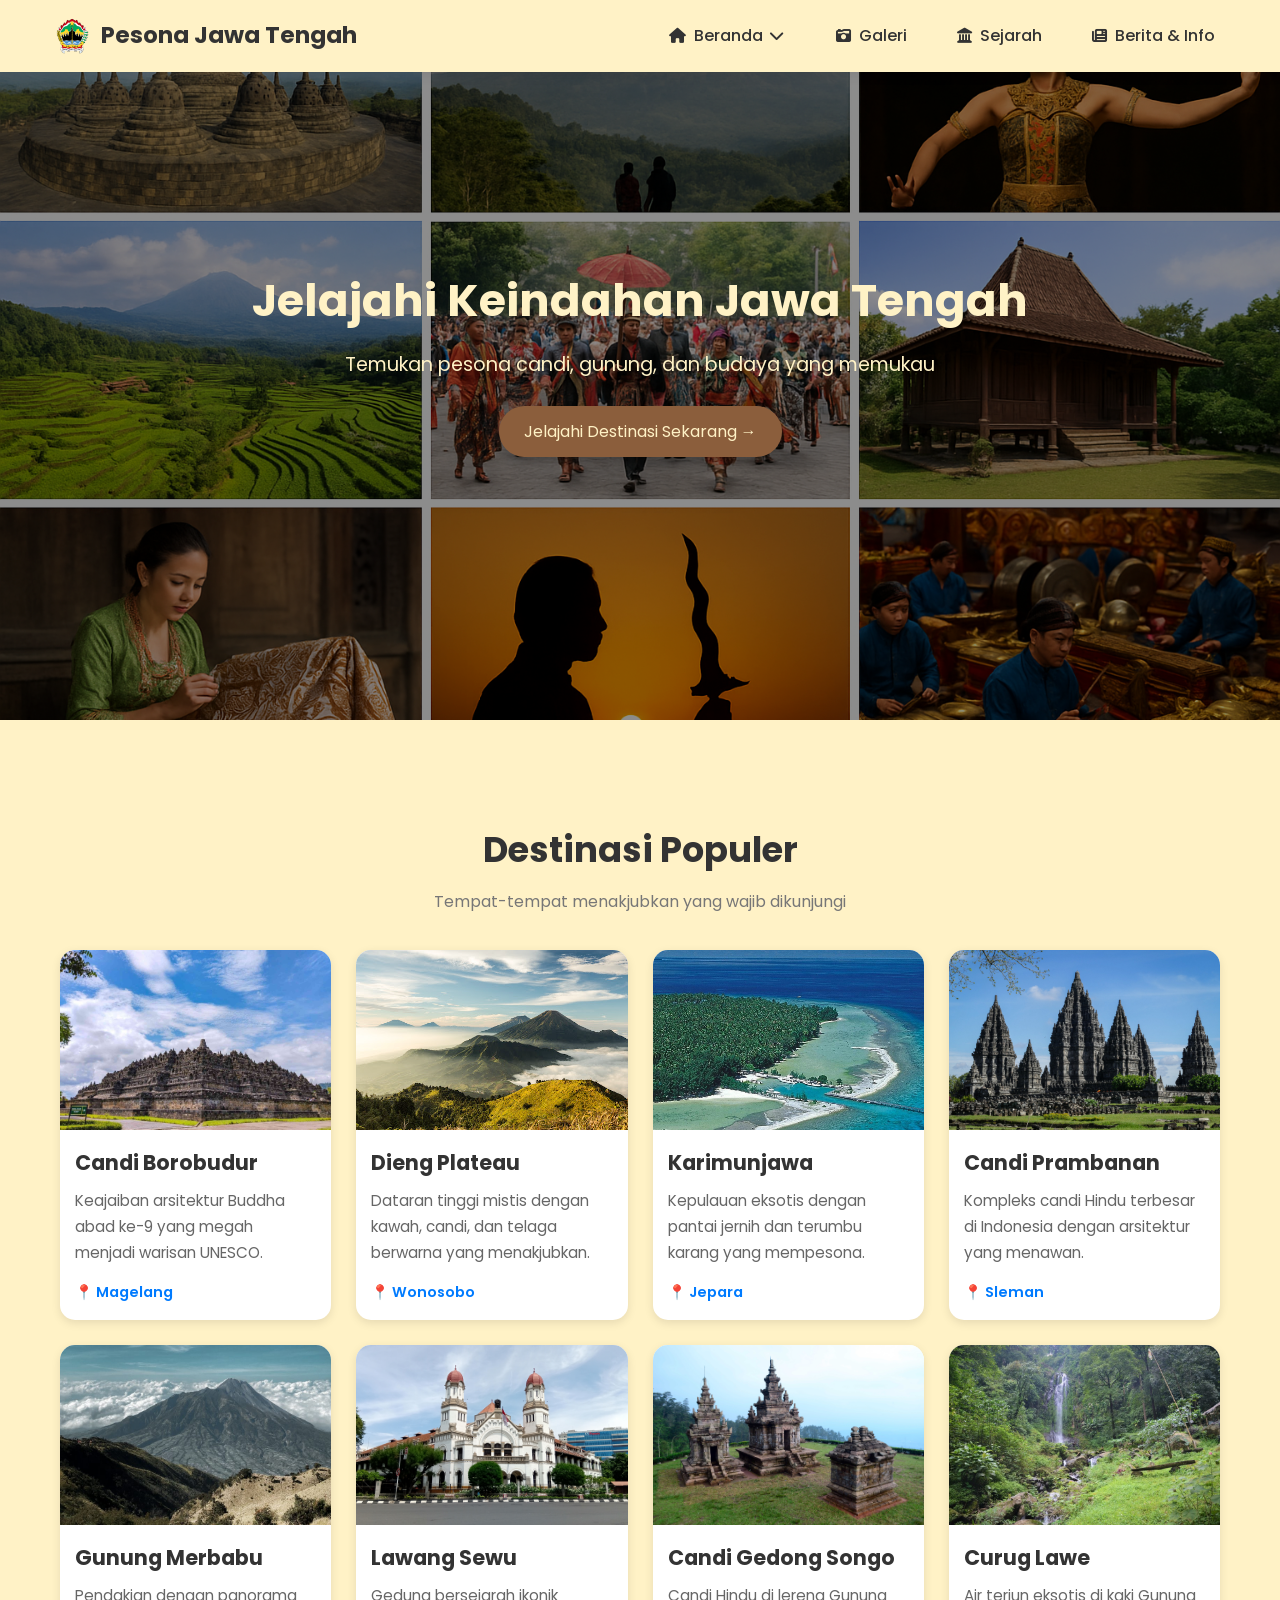
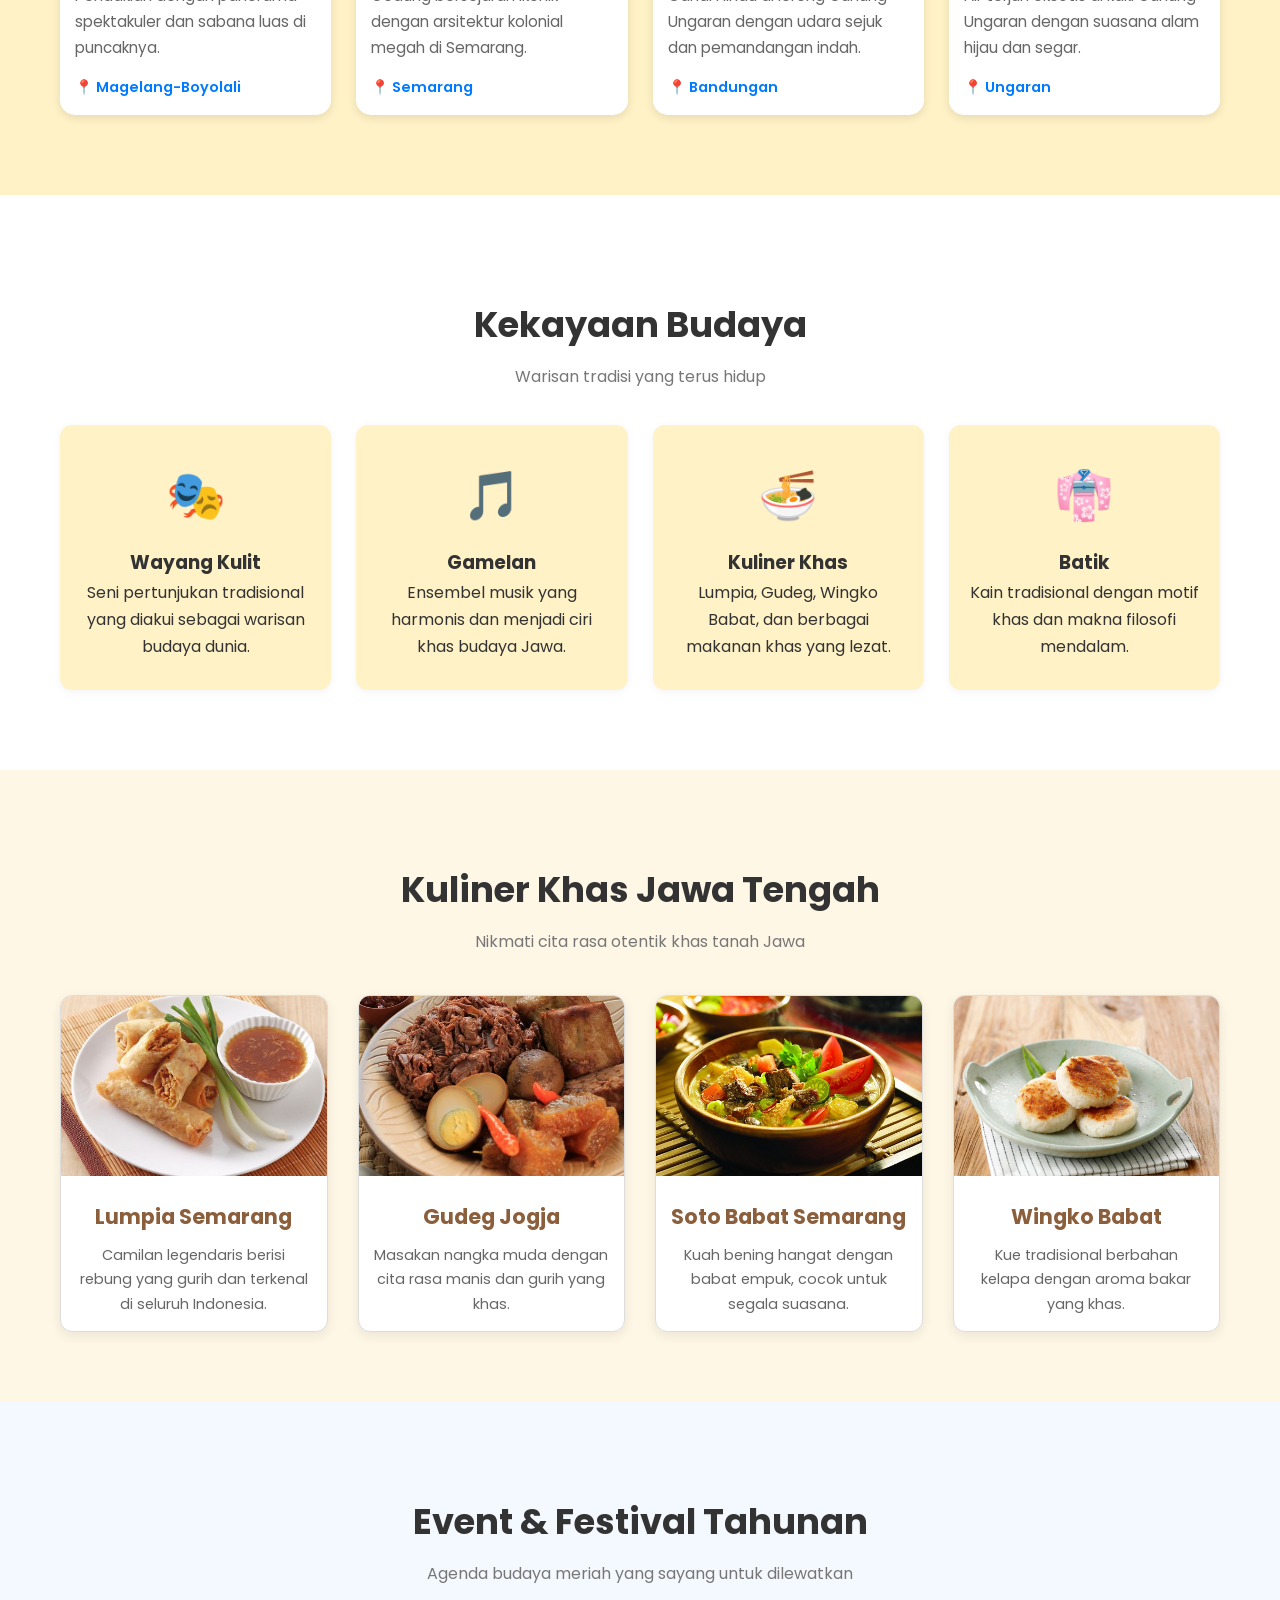
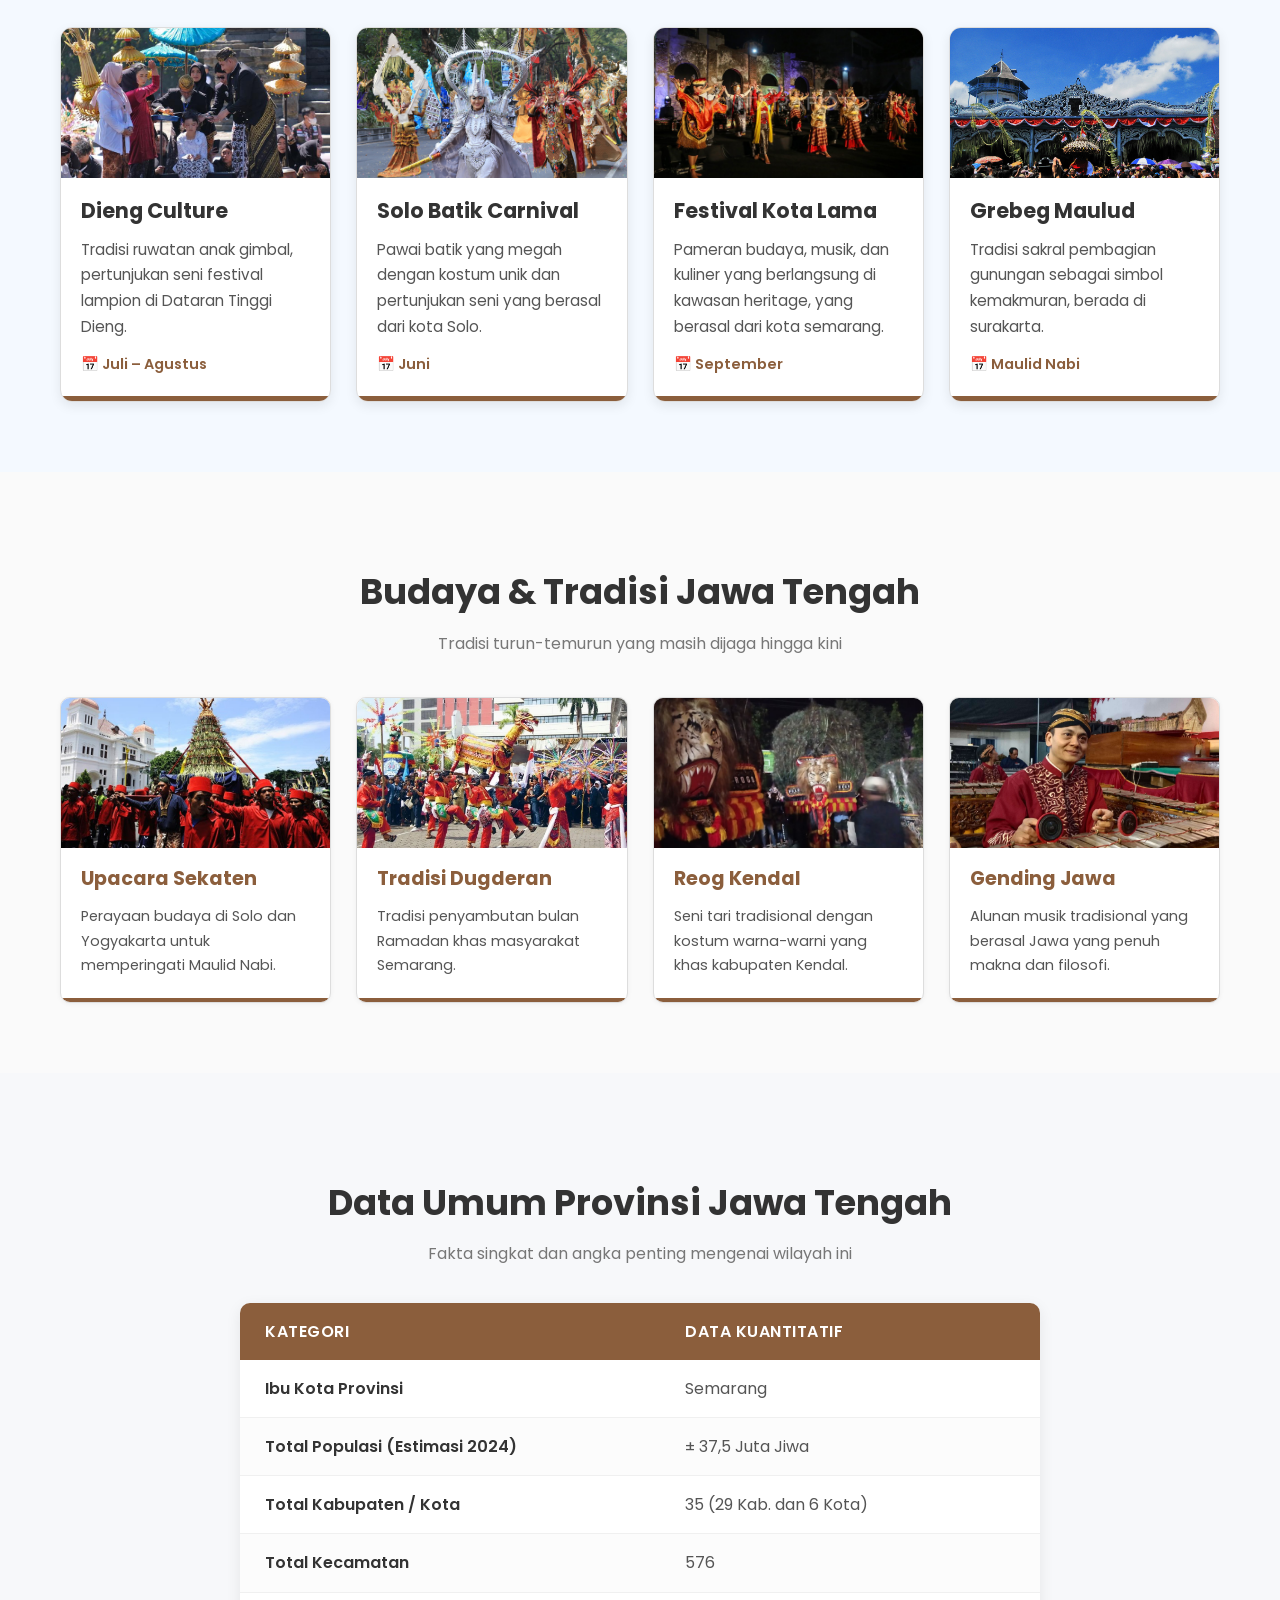
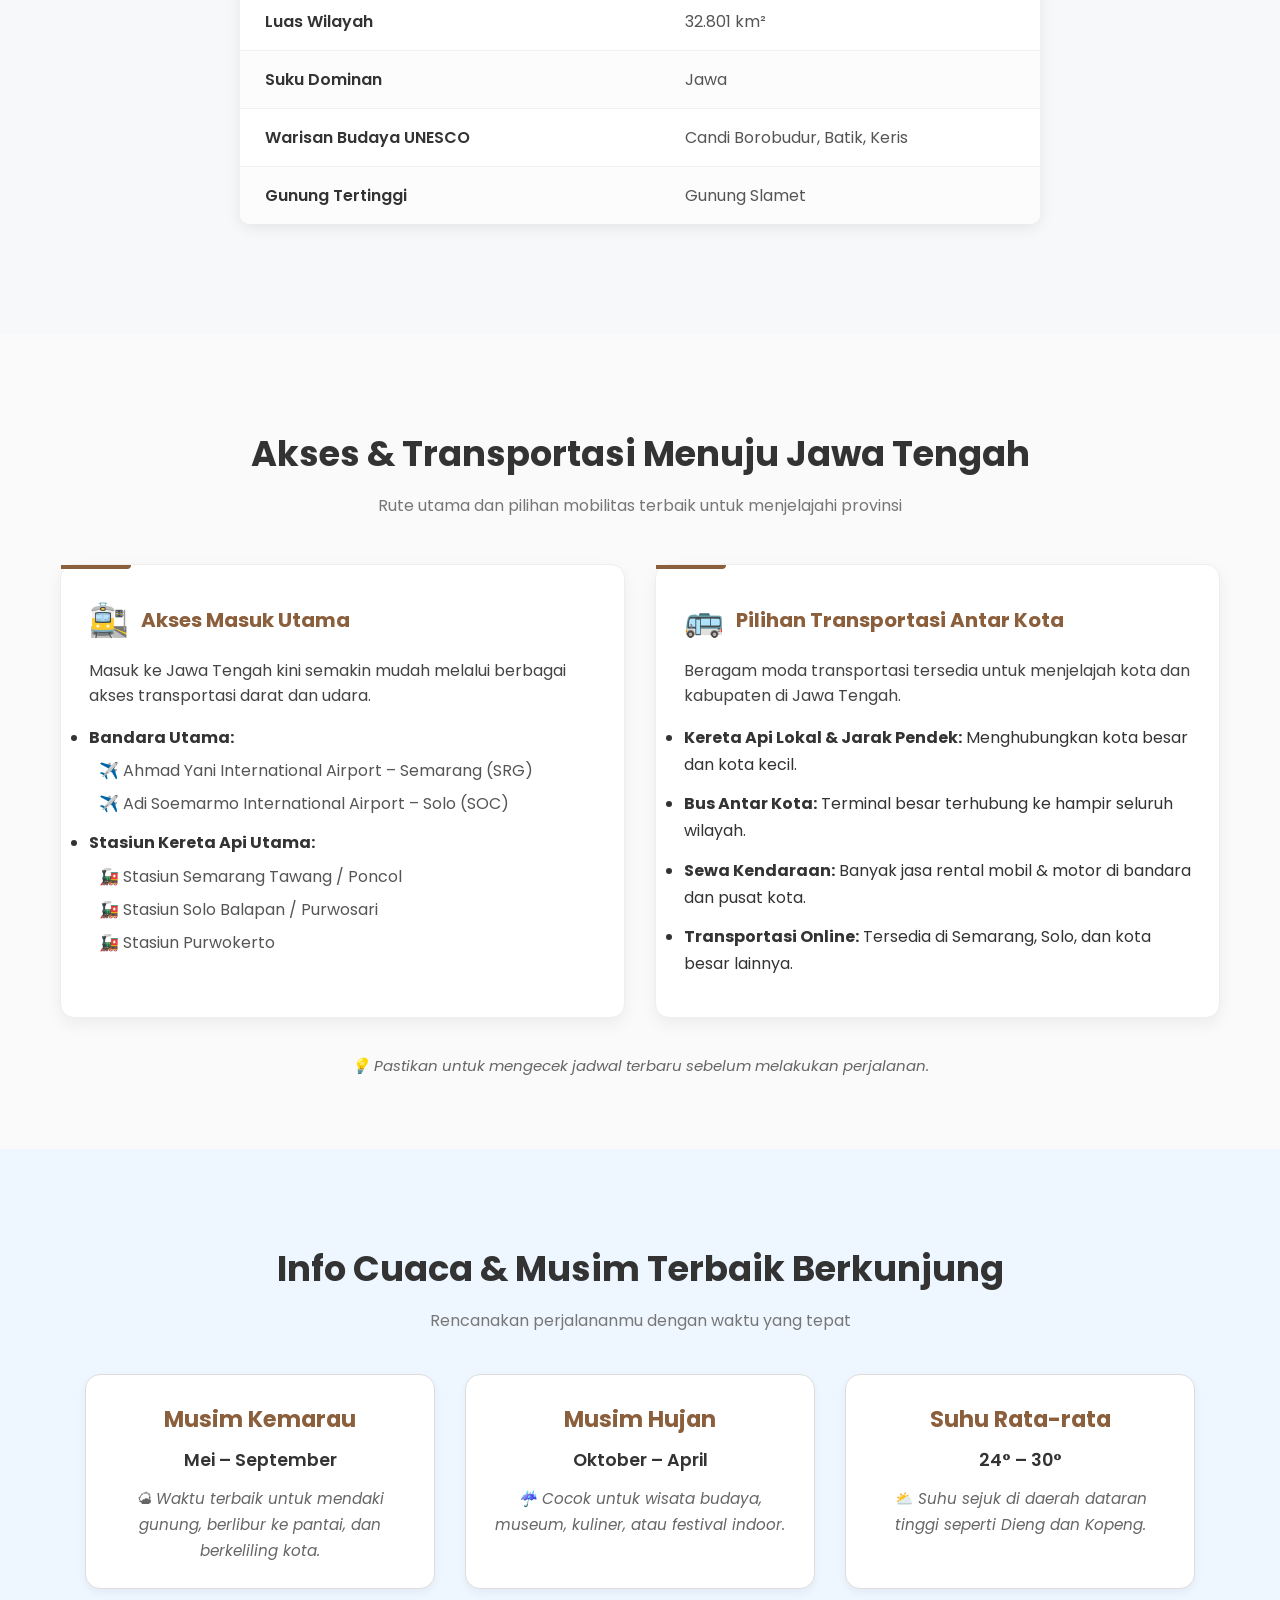
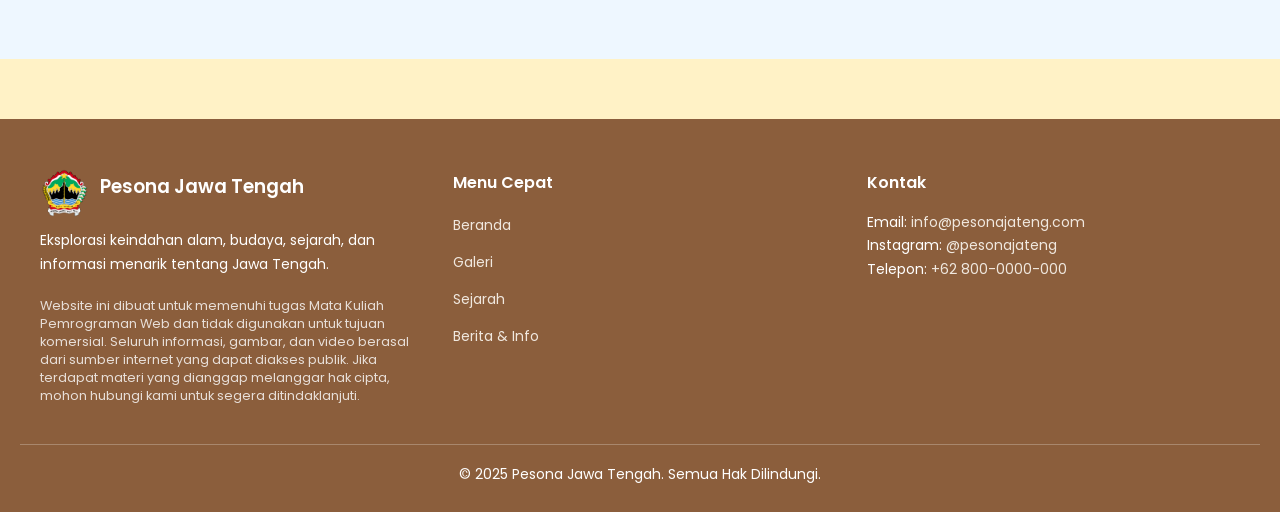
<file: index.html>
<!DOCTYPE html>
<html lang="id">
<head>
    <meta charset="UTF-8">
    <meta name="viewport" content="width=device-width, initial-scale=1.0">
    <title>Pesona Jawa Tengah - Wisata & Budaya</title>
    <link rel="icon" type="favicon.png" href="image/logo/logojateng.png">
    <link href="https://fonts.googleapis.com/css2?family=Poppins:wght@400;600;700&display=swap" rel="stylesheet">
    <link rel="stylesheet" href="styles.css">
    <link rel="stylesheet" href="https://cdnjs.cloudflare.com/ajax/libs/font-awesome/6.5.1/css/all.min.css">
</head>
<body>
<nav class="navbar">
    <div class="container nav-container">
        
        <div class="logo-wrapper">
            <img src="image/logo/logojateng.png" alt="Wonderful Indonesia" class="logo-img">
            <a class="logo" href="index.html">Pesona Jawa Tengah</a>
        </div>
        
        <ul class="nav-menu">
            <li class="dropdown">
                <a href="index.html">
                    <i class="fas fa-home"></i> Beranda 
                    <i class="fas fa-chevron-down caret-icon"></i>
                </a>
                <ul class="dropdown-content">
                    <li><a href="#destinations"><i class="fas fa-map-marker-alt"></i> Destinasi Populer</a></li>
                    <li><a href="#culture"><i class="fas fa-mask"></i> Kekayaan Budaya</a></li>
                    <li><a href="#kuliner"><i class="fas fa-utensils"></i> Kuliner Khas</a></li>
                    <li><a href="#festival"><i class="fas fa-calendar-alt"></i> Event & Festival</a></li>
                    <li><a href="#tradisi"><i class="fas fa-handshake"></i> Budaya & Tradisi</a></li>
                    <li><a href="#data-jawatengah"><i class="fas fa-chart-bar"></i> Data Umum</a></li>
                    <li><a href="#transportasi"><i class="fas fa-bus"></i> Akses & Transportasi</a></li>
                    <li><a href="#cuaca"><i class="fas fa-cloud-sun"></i> Info Cuaca</a></li>
                </ul>
            </li>

            <li><a href="gallery.html"><i class="fas fa-camera-retro"></i> Galeri</a></li>
            <li><a href="sejarah.html"><i class="fas fa-landmark"></i> Sejarah</a></li>
            <li><a href="news.html"><i class="fas fa-newspaper"></i> Berita & Info</a></li>
        </ul>
        
        <div class="hamburger">
            <span></span>
            <span></span>
            <span></span>
        </div>

    </div>
</nav>


<section id="home" class="hero">
    <div class="hero-content">
        <h1 class="hero-title">Jelajahi Keindahan Jawa Tengah</h1>
        <p class="hero-subtitle">Temukan pesona candi, gunung, dan budaya yang memukau</p>
        <a href="#destinations" class="btn-primary" id="destinasi-btn">Jelajahi Destinasi Sekarang →</a>
    </div>
</section>

<section id="destinations" class="destinations">
    <div class="container">
        <h2 class="section-title">Destinasi Populer</h2>
        <p class="section-subtitle">Tempat-tempat menakjubkan yang wajib dikunjungi</p>
        <div class="destination-grid">
            <a href="https://id.wikipedia.org/wiki/Candi_Borobudur" target="_blank" class="destination-card">
                <div class="card-image" style="background-image: url('image/destinasi/borobudur.jpeg');"></div>
                <div class="card-content">
                    <h3>Candi Borobudur</h3>
                    <p>Keajaiban arsitektur Buddha abad ke-9 yang megah menjadi warisan UNESCO.</p>
                    <span class="location">📍 Magelang</span>
                </div>
            </a>
            <a href="https://id.wikipedia.org/wiki/Dataran_Tinggi_Dieng" target="_blank" class="destination-card">
                <div class="card-image" style="background-image: url('image/destinasi/dieng.jpg');"></div>
                <div class="card-content">
                    <h3>Dieng Plateau</h3>
                    <p>Dataran tinggi mistis dengan kawah, candi, dan telaga berwarna yang menakjubkan.</p>
                    <span class="location">📍 Wonosobo</span>
                </div>
            </a>
            <a href="https://id.wikipedia.org/wiki/Kepulauan_Karimunjawa" target="_blank" class="destination-card">
                <div class="card-image" style="background-image: url('image/destinasi/karimunjawa.jpg');"></div>
                <div class="card-content">
                    <h3>Karimunjawa</h3>
                    <p>Kepulauan eksotis dengan pantai jernih dan terumbu karang yang mempesona.</p>
                    <span class="location">📍 Jepara</span>
                </div>
            </a>
            <a href="https://id.wikipedia.org/wiki/Candi_Prambanan" target="_blank" class="destination-card">
                <div class="card-image" style="background-image: url('image/destinasi/prambanan.jpg');"></div>
                <div class="card-content">
                    <h3>Candi Prambanan</h3>
                    <p>Kompleks candi Hindu terbesar di Indonesia dengan arsitektur yang menawan.</p>
                    <span class="location">📍 Sleman</span>
                </div>
            </a>
            <a href="https://id.wikipedia.org/wiki/Gunung_Merbabu" target="_blank" class="destination-card">
                <div class="card-image" style="background-image: url('image/destinasi/merbabu.jpeg');"></div>
                <div class="card-content">
                    <h3>Gunung Merbabu</h3>
                    <p>Pendakian dengan panorama spektakuler dan sabana luas di puncaknya.</p>
                    <span class="location">📍 Magelang-Boyolali</span>
                </div>
            </a>
            <a href="https://id.wikipedia.org/wiki/Lawang_Sewu" target="_blank" class="destination-card">
                <div class="card-image" style="background-image: url('image/destinasi/lawangsewu.jpg');"></div>
                <div class="card-content">
                    <h3>Lawang Sewu</h3>
                    <p>Gedung bersejarah ikonik dengan arsitektur kolonial megah di Semarang.</p>
                    <span class="location">📍 Semarang</span>
                </div>
            </a>
            <a href="https://id.wikipedia.org/wiki/Candi_Gedong_Songo" target="_blank" class="destination-card">
                <div class="card-image" style="background-image: url('image/destinasi/candigedongsongo.jpg');"></div>
                <div class="card-content">
                    <h3>Candi Gedong Songo</h3>
                    <p>Candi Hindu di lereng Gunung Ungaran dengan udara sejuk dan pemandangan indah.</p>
                    <span class="location">📍 Bandungan</span>
                </div>
            </a>
            <a href="https://id.wikipedia.org/wiki/Curug_Lawe" target="_blank" class="destination-card">
                <div class="card-image" style="background-image: url('image/destinasi/curuglawe.jpg');"></div>
                <div class="card-content">
                    <h3>Curug Lawe</h3>
                    <p>Air terjun eksotis di kaki Gunung Ungaran dengan suasana alam hijau dan segar.</p>
                    <span class="location">📍 Ungaran</span>
                </div>
            </a>
        </div>
    </div>
</section>

<section id="culture" class="culture">
    <div class="container">
        <h2 class="section-title">Kekayaan Budaya</h2>
        <p class="section-subtitle">Warisan tradisi yang terus hidup</p>
        <div class="culture-grid">
            <div class="culture-item">
                <div class="culture-icon">🎭</div>
                <h3>Wayang Kulit</h3>
                <p>Seni pertunjukan tradisional yang diakui sebagai warisan budaya dunia.</p>
            </div>
            <div class="culture-item">
                <div class="culture-icon">🎵</div>
                <h3>Gamelan</h3>
                <p>Ensembel musik yang harmonis dan menjadi ciri khas budaya Jawa.</p>
            </div>
            <div class="culture-item">
                <div class="culture-icon">🍜</div>
                <h3>Kuliner Khas</h3>
                <p>Lumpia, Gudeg, Wingko Babat, dan berbagai makanan khas yang lezat.</p>
            </div>
            <div class="culture-item">
                <div class="culture-icon">👘</div>
                <h3>Batik</h3>
                <p>Kain tradisional dengan motif khas dan makna filosofi mendalam.</p>
            </div>
        </div>
    </div>
</section>

<section id="kuliner" class="kuliner-section" style="background:#fff7e6;">
    <div class="container">
        <h2 class="section-title">Kuliner Khas Jawa Tengah</h2>
        <p class="section-subtitle">Nikmati cita rasa otentik khas tanah Jawa</p>

        <div class="kuliner-grid">
            <div class="kuliner-card">
                <img src="image/kuliner/lumpiasemarang.jpg" alt="Lumpia Semarang">
                <h3>Lumpia Semarang</h3>
                <p>Camilan legendaris berisi rebung yang gurih dan terkenal di seluruh Indonesia.</p>
            </div>

            <div class="kuliner-card">
                <img src="image/kuliner/gudeg.jpeg" alt="Gudeg Jogja">
                <h3>Gudeg Jogja</h3>
                <p>Masakan nangka muda dengan cita rasa manis dan gurih yang khas.</p>
            </div>

            <div class="kuliner-card">
                <img src="image/kuliner/sotobabat.png" alt="Soto Babat Semarang">
                <h3>Soto Babat Semarang</h3>
                <p>Kuah bening hangat dengan babat empuk, cocok untuk segala suasana.</p>
            </div>

            <div class="kuliner-card">
                <img src="image/kuliner/wingkobabat.jpg" alt="Wingko Babat">
                <h3>Wingko Babat</h3>
                <p>Kue tradisional berbahan kelapa dengan aroma bakar yang khas.</p>
            </div>
        </div>
    </div>
</section>

<section id="festival" class="festival-section" style="background:#f4f9ff;">
    <div class="container">
        <h2 class="section-title">Event & Festival Tahunan</h2>
        <p class="section-subtitle">Agenda budaya meriah yang sayang untuk dilewatkan</p>

        <div class="festival-grid">

            <div class="festival-card">
                <img src="image/event/dieng.jpg" alt="Festival Dieng Culture" class="festival-image">
                <div class="card-content-wrap">
                    <h3>Dieng Culture</h3>
                    <p>Tradisi ruwatan anak gimbal, pertunjukan seni festival lampion di Dataran Tinggi Dieng.</p>
                    <span class="festival-time">📅 Juli – Agustus</span>
                </div>
            </div>

            <div class="festival-card">
                <img src="image/event/solobatik.jpg" alt="Solo Batik Carnival" class="festival-image">
                <div class="card-content-wrap">
                    <h3>Solo Batik Carnival</h3>
                    <p>Pawai batik yang megah dengan kostum unik dan pertunjukan seni yang berasal dari kota Solo.</p>
                    <span class="festival-time">📅 Juni</span>
                </div>
            </div>

            <div class="festival-card">
                <img src="image/event/festival.jpg" alt="Festival Kota Lama Semarang" class="festival-image">
                <div class="card-content-wrap">
                    <h3>Festival Kota Lama</h3>
                    <p>Pameran budaya, musik, dan kuliner yang berlangsung di kawasan heritage, yang berasal dari kota semarang.</p>
                    <span class="festival-time">📅 September</span>
                </div>
            </div>

            <div class="festival-card">
                <img src="image/event/grebeg.jpg" alt="Grebeg Maulud Keraton Surakarta" class="festival-image">
                <div class="card-content-wrap">
                    <h3>Grebeg Maulud</h3>
                    <p>Tradisi sakral pembagian gunungan sebagai simbol kemakmuran, berada di surakarta.</p>
                    <span class="festival-time">📅 Maulid Nabi</span>
                </div>
            </div>
        </div>
    </div>
</section>

<section id="tradisi" class="tradisi-section" style="background:#fafafa;">
    <div class="container">
        <h2 class="section-title">Budaya & Tradisi Jawa Tengah</h2>
        <p class="section-subtitle">Tradisi turun-temurun yang masih dijaga hingga kini</p>

        <div class="tradisi-grid">

            <div class="tradisi-card">
                <img src="image/tradisi/sekaten.jpg" alt="Upacara Sekaten" class="tradisi-image">
                <div class="card-content-wrap">
                    <h3>Upacara Sekaten</h3>
                    <p>Perayaan budaya di Solo dan Yogyakarta untuk memperingati Maulid Nabi.</p>
                </div>
            </div>

            <div class="tradisi-card">
                <img src="image/tradisi/dugderan.jpeg" alt="Tradisi Dugderan" class="tradisi-image">
                <div class="card-content-wrap">
                    <h3>Tradisi Dugderan</h3>
                    <p>Tradisi penyambutan bulan Ramadan khas masyarakat Semarang.</p>
                </div>
            </div>

            <div class="tradisi-card">
                <img src="image/tradisi/reog.jpg" alt="Reog Kendal" class="tradisi-image">
                <div class="card-content-wrap">
                    <h3>Reog Kendal</h3>
                    <p>Seni tari tradisional dengan kostum warna-warni yang khas kabupaten Kendal.</p>
                </div>
            </div>

            <div class="tradisi-card">
                <img src="image/tradisi/gending.jpeg" alt="Gending Jawa" class="tradisi-image">
                <div class="card-content-wrap">
                    <h3>Gending Jawa</h3>
                    <p>Alunan musik tradisional yang berasal Jawa yang penuh makna dan filosofi.</p>
                </div>
            </div>
        </div>
    </div>
</section>

<section id="data-jawatengah" class="history-section" style="background: #f7f8fa;"> 
    <div class="container">
        <h2 class="section-title">Data Umum Provinsi Jawa Tengah</h2>
        <p class="section-subtitle">Fakta singkat dan angka penting mengenai wilayah ini</p>
        <div class="table-responsive">
            <table class="data-table">
                <thead>
                    <tr>
                        <th>Kategori</th>
                        <th>Data Kuantitatif</th>
                    </tr>
                </thead>
                <tbody>
                    <tr><td>Ibu Kota Provinsi</td><td>Semarang</td></tr>
                    <tr><td>Total Populasi (Estimasi 2024)</td><td>± 37,5 Juta Jiwa</td></tr>
                    <tr><td>Total Kabupaten / Kota</td><td>35 (29 Kab. dan 6 Kota)</td></tr>
                    <tr><td>Total Kecamatan</td><td>576</td></tr>
                    <tr><td>Luas Wilayah</td><td>32.801 km²</td></tr>
                    <tr><td>Suku Dominan</td><td>Jawa</td></tr>
                    <tr><td>Warisan Budaya UNESCO</td><td>Candi Borobudur, Batik, Keris</td></tr>
                    <tr><td>Gunung Tertinggi</td><td>Gunung Slamet</td></tr>
                </tbody>
            </table>
        </div>
    </div>
</section>

<section id="transportasi" class="transportasi-section">
    <div class="container">
        <h2 class="section-title">Akses & Transportasi Menuju Jawa Tengah</h2>
        <p class="section-subtitle">Rute utama dan pilihan mobilitas terbaik untuk menjelajahi provinsi</p>

        <div class="transportasi-grid">

            <div class="transport-card">
                <div class="card-header">
                    <span class="card-icon">🚉</span>
                    <h3>Akses Masuk Utama</h3>
                </div>

                <p class="card-desc">Masuk ke Jawa Tengah kini semakin mudah melalui berbagai akses transportasi darat dan udara.</p>

                <ul class="styled-list">
                    <li><strong>Bandara Utama:</strong>
                        <ul>
                            <li>✈️ Ahmad Yani International Airport – Semarang (SRG)</li>
                            <li>✈️ Adi Soemarmo International Airport – Solo (SOC)</li>
                        </ul>
                    </li>

                    <li><strong>Stasiun Kereta Api Utama:</strong>
                        <ul>
                            <li>🚂 Stasiun Semarang Tawang / Poncol</li>
                            <li>🚂 Stasiun Solo Balapan / Purwosari</li>
                            <li>🚂 Stasiun Purwokerto</li>
                        </ul>
                    </li>
                </ul>
            </div>

            <div class="transport-card">
                <div class="card-header">
                    <span class="card-icon">🚌</span>
                    <h3>Pilihan Transportasi Antar Kota</h3>
                </div>

                <p class="card-desc">Beragam moda transportasi tersedia untuk menjelajah kota dan kabupaten di Jawa Tengah.</p>

                <ul class="styled-list">
                    <li><strong>Kereta Api Lokal & Jarak Pendek:</strong> Menghubungkan kota besar dan kota kecil.</li>
                    <li><strong>Bus Antar Kota:</strong> Terminal besar terhubung ke hampir seluruh wilayah.</li>
                    <li><strong>Sewa Kendaraan:</strong> Banyak jasa rental mobil & motor di bandara dan pusat kota.</li>
                    <li><strong>Transportasi Online:</strong> Tersedia di Semarang, Solo, dan kota besar lainnya.</li>
                </ul>
            </div>
        </div>

        <p class="transport-note">💡 Pastikan untuk mengecek jadwal terbaru sebelum melakukan perjalanan.</p>
    </div>
</section>

<section id="cuaca" class="cuaca-section" style="background:#eef7ff;">
    <div class="container">
        <h2 class="section-title">Info Cuaca & Musim Terbaik Berkunjung</h2>
        <p class="section-subtitle">Rencanakan perjalananmu dengan waktu yang tepat</p>

        <div class="cuaca-grid">

            <div class="cuaca-card">
                <h3>Musim Kemarau</h3>
                <p>Mei – September</p>
                <p>🌤 Waktu terbaik untuk mendaki gunung, berlibur ke pantai, dan berkeliling kota.</p>
            </div>

            <div class="cuaca-card">
                <h3>Musim Hujan</h3>
                <p>Oktober – April</p>
                <p>☔ Cocok untuk wisata budaya, museum, kuliner, atau festival indoor.</p>
            </div>

            <div class="cuaca-card">
                <h3>Suhu Rata-rata</h3>
                <p>24° – 30°</p>
                <p>⛅ Suhu sejuk di daerah dataran tinggi seperti Dieng dan Kopeng.</p>
            </div>
        </div>
    </div>
</section>

<footer class="footer">
    <div class="footer-container">

        <div class="footer-brand">
            <div class="footer-logo">
                <img src="image/logo/logojateng.png" alt="Pesona Jawa Tengah">
                <h3>Pesona Jawa Tengah</h3>
            </div>
            <p>Eksplorasi keindahan alam, budaya, sejarah, dan informasi menarik tentang Jawa Tengah.</p>
            
            <p class="disclaimer-text">
                Website ini dibuat untuk memenuhi tugas Mata Kuliah Pemrograman Web dan tidak digunakan untuk tujuan komersial. Seluruh informasi, gambar, dan video berasal dari sumber internet yang dapat diakses publik. Jika terdapat materi yang dianggap melanggar hak cipta, mohon hubungi kami untuk segera ditindaklanjuti.
            </p>
            
        </div>

        <div class="footer-links">
            <h4>Menu Cepat</h4>
            <ul>
                <li><a href="index.html">Beranda</a></li>
                <li><a href="gallery.html">Galeri</a></li>
                <li><a href="sejarah.html">Sejarah</a></li>
                <li><a href="news.html">Berita & Info</a></li>
            </ul>
        </div>

        <div class="footer-contact">
            <h4>Kontak</h4>
            <p>Email: <a href="mailto:info@pesonajateng.com">info@pesonajateng.com</a></p>
            <p>Instagram: <a href="https://instagram.com" target="_blank">@pesonajateng</a></p>
            <p>Telepon: <a href="tel:+62800000000">+62 800-0000-000</a></p>
        </div>

    </div>

    <div class="footer-bottom">
        <p>&copy; 2025 Pesona Jawa Tengah. Semua Hak Dilindungi.</p>
    </div>
</footer>

<button id="scrollTopBtn" title="Kembali ke Atas">↑</button> 

<script src="script.js"></script>
</body>
</html>
</file>
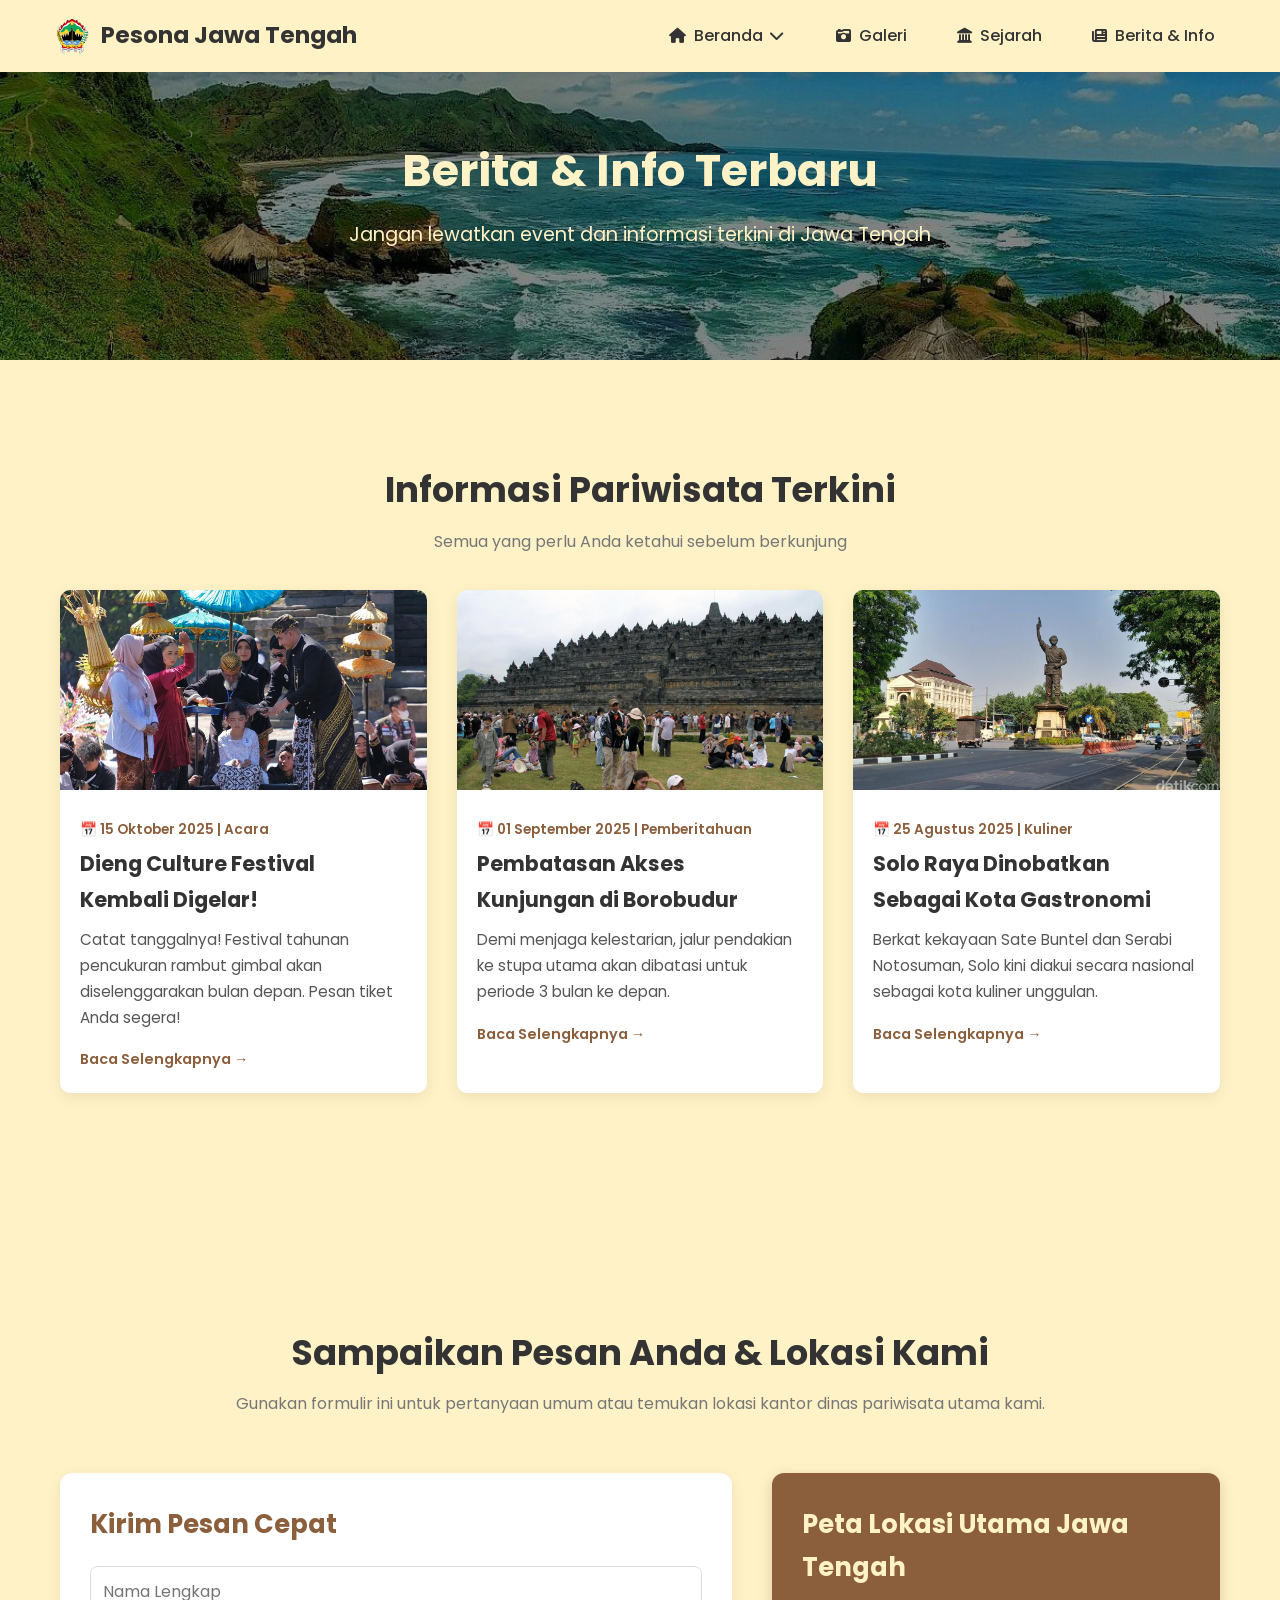
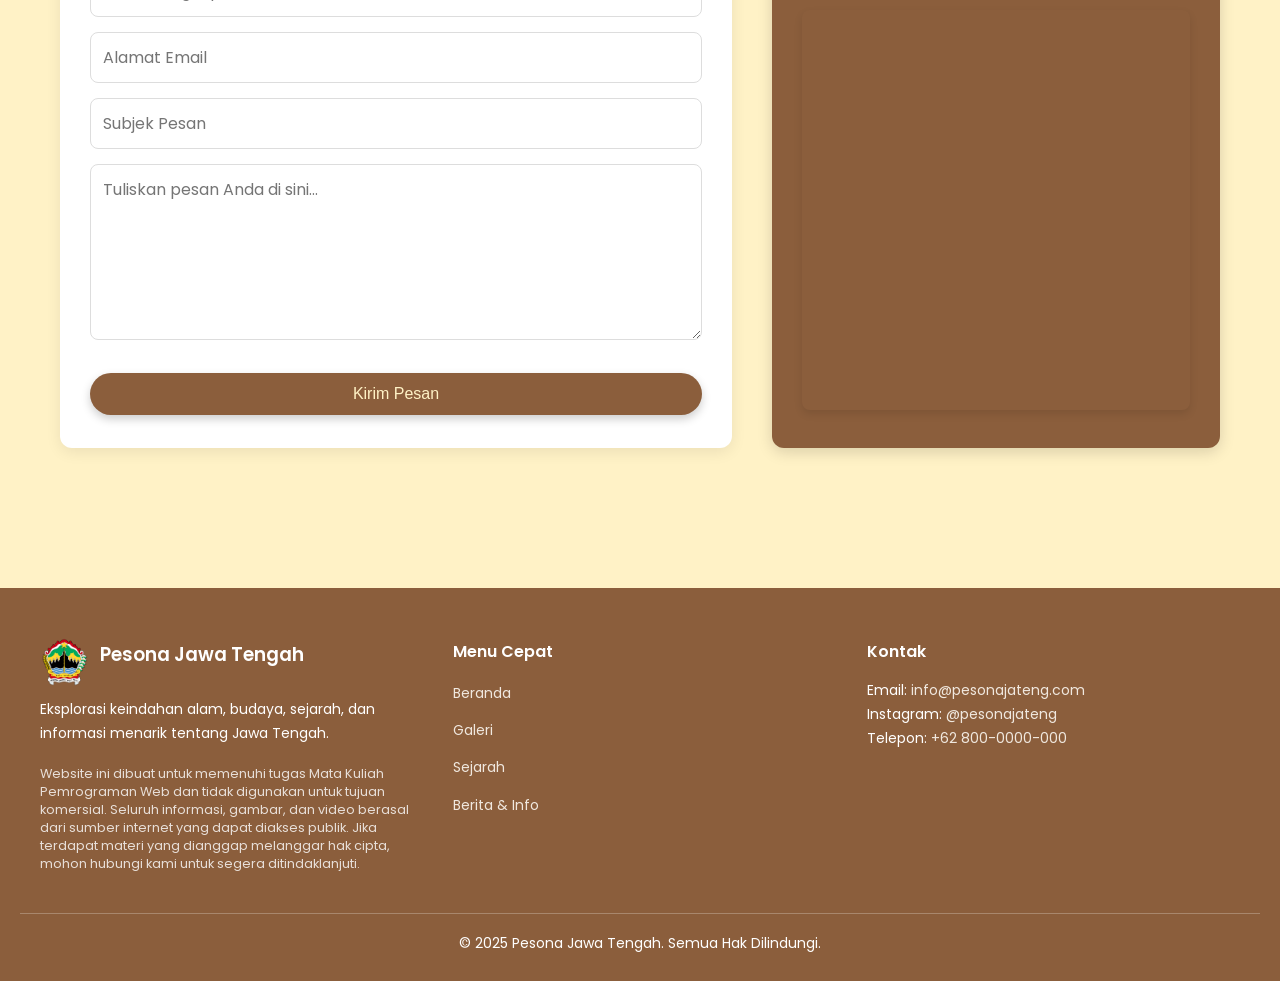
<file: news.html>
<!DOCTYPE html>
<html lang="id">
<head>
    <meta charset="UTF-8">
    <meta name="viewport" content="width=device-width, initial-scale=1.0">
    <title>Berita & Acara - Pesona Jawa Tengah</title>
    <link rel="icon" type="favicon.png" href="image/logo/logojateng.png">
    <link href="https://fonts.googleapis.com/css2?family=Poppins:wght@400;600;700&display=swap" rel="stylesheet">
    <link rel="stylesheet" href="styles.css">
        <link rel="stylesheet" href="https://cdnjs.cloudflare.com/ajax/libs/font-awesome/6.5.1/css/all.min.css">
</head>
<body>

<nav class="navbar">
    <div class="container nav-container">
        
        <div class="logo-wrapper">
            <img src="image/logo/logojateng.png" alt="Wonderful Indonesia" class="logo-img">
            <a class="logo" href="index.html#home">Pesona Jawa Tengah</a>
        </div>
        
        <ul class="nav-menu">
            <li class="dropdown">
                <a href="index.html">
                    <i class="fas fa-home"></i> Beranda 
                    <i class="fas fa-chevron-down caret-icon"></i>
                </a>
                <ul class="dropdown-content">
                    <li><a href="index.html#destinations"><i class="fas fa-map-marked-alt"></i> Destinasi Populer</a></li>
                    <li><a href="index.html#culture"><i class="fas fa-mask"></i> Kekayaan Budaya</a></li>
                    <li><a href="index.html#kuliner"><i class="fas fa-utensils"></i> Kuliner Khas</a></li>
                    <li><a href="index.html#festival"><i class="fas fa-calendar-alt"></i> Event & Festival</a></li>
                    <li><a href="index.html#tradisi"><i class="fas fa-handshake"></i> Budaya & Tradisi</a></li>
                    <li><a href="index.html#data-jawatengah"><i class="fas fa-chart-bar"></i> Data Umum</a></li> 
                    <li><a href="index.html#transportasi"><i class="fas fa-bus"></i> Akses & Transportasi</a></li> 
                    <li><a href="index.html#cuaca"><i class="fas fa-cloud-sun"></i> Info Cuaca</a></li> 
                </ul>
            </li>
            <li><a href="gallery.html"><i class="fas fa-camera-retro"></i> Galeri</a></li>
            <li><a href="sejarah.html"><i class="fas fa-landmark"></i> Sejarah</a></li>
            <li><a href="news.html"><i class="fas fa-newspaper"></i> Berita & Info</a></li>
        </ul>
        
        <div class="hamburger">
            <span></span>
            <span></span>
            <span></span>
        </div>
        
    </div>
</nav>


<section class="hero-subpage" style="background-image: url('image/info/header.jpg');">
    <div class="hero-content">
        <h1 class="hero-title">Berita & Info Terbaru</h1>
        <p class="hero-subtitle">Jangan lewatkan event dan informasi terkini di Jawa Tengah</p>
    </div>
</section>

<section id="news-content" class="history-section"> 
    <div class="container">
        <h2 class="section-title">Informasi Pariwisata Terkini</h2>
        <p class="section-subtitle">Semua yang perlu Anda ketahui sebelum berkunjung</p>

        <div class="news-grid">
            <div class="news-card">
                <img src="image/info/dieng.jpg" alt="Dieng Culture Festival" class="news-image">
                <div class="news-content">
                    <span class="news-date">📅 15 Oktober 2025 | Acara</span>
                    <h4>Dieng Culture Festival Kembali Digelar!</h4>
                    <p>Catat tanggalnya! Festival tahunan pencukuran rambut gimbal akan diselenggarakan bulan depan. Pesan tiket Anda segera!</p>
                    <a href="https://festivaldieng.id/" class="read-more" target="_blank">Baca Selengkapnya →</a>
                </div>
            </div>

            <div class="news-card">
                <img src="image/info/borobudur.jpg" alt="Restorasi Borobudur" class="news-image">
                <div class="news-content">
                    <span class="news-date">📅 01 September 2025 | Pemberitahuan</span>
                    <h4>Pembatasan Akses Kunjungan di Borobudur</h4>
                    <p>Demi menjaga kelestarian, jalur pendakian ke stupa utama akan dibatasi untuk periode 3 bulan ke depan.</p>
                    <a href="https://ugm.ac.id/id/berita/22586-pengunjung-yang-naik-ke-candi-borobudur-sebaiknya-dibatasi/" class="read-more" target="_blank">Baca Selengkapnya →</a>
                </div>
            </div>
            
            <div class="news-card">
                <img src="image/info/solo.jpg" alt="Kuliner Solo" class="news-image">
                <div class="news-content">
                    <span class="news-date">📅 25 Agustus 2025 | Kuliner</span>
                    <h4>Solo Raya Dinobatkan Sebagai Kota Gastronomi</h4>
                    <p>Berkat kekayaan Sate Buntel dan Serabi Notosuman, Solo kini diakui secara nasional sebagai kota kuliner unggulan.</p>
                    <a href="https://www.antaranews.com/berita/4133349/menparekraf-usulkan-solo-sebagai-city-of-gastronomy#:~:text=Menteri%20Pariwisata%20dan%20Ekonomi%20Kreatif%20(Menparekraf)%20RI,City%20of%20Gastronomy%20ke%20United%20Nastions%20World" class="read-more" target="_blank">Baca Selengkapnya →</a>
                </div>
            </div>
        </div>
    </div>
</section>

<section id="contact-content" class="history-section"> 
    <div class="container">
        <h2 class="section-title">Sampaikan Pesan Anda & Lokasi Kami</h2>
        <p class="section-subtitle">Gunakan formulir ini untuk pertanyaan umum atau temukan lokasi kantor dinas pariwisata utama kami.</p>

        <div class="contact-grid">
            
            <div class="contact-form-wrapper">
                <h3>Kirim Pesan Cepat</h3>
                <form action="mailto:alfanpartll@gmail.com" 
                method="GET" 
                enctype="text/plain" 
                class="contact-form">
                
                    <input type="text" name="Nama" placeholder="Nama Lengkap" required> 
                    <input type="email" name="Email_Pengirim" placeholder="Alamat Email" required>
                    <input type="text" name="subject" placeholder="Subjek Pesan">
                    <textarea name="body" placeholder="Tuliskan pesan Anda di sini..." rows="6" required></textarea>
                    <button type="submit" class="btn-primary">Kirim Pesan</button>
                </form>
            </div>
            
            <div class="contact-info-wrapper">
                <h3>Peta Lokasi Utama Jawa Tengah</h3>
                <div class="map-embed-wrapper">
                    <iframe 
                        src="https://www.google.com/maps/embed?pb=!1m18!1m12!1m3!1d15822.428448896575!2d110.42065369794186!3d-6.992644265103685!2m3!1f0!2f0!3f0!3m2!1i1024!2i768!4f13.1!3m3!1m2!1s0x2e708b4d32000001%3A0x633519c8f2d59178!2sSemarang%2C%20Jawa%20Tengah!5e0!3m2!1sid!2sid!4v1702388048600!5m2!1sid!2sid" 
                        width="100%" 
                        height="400" 
                        style="border:0; border-radius: 8px;" 
                        allowfullscreen="" 
                        loading="lazy" 
                        referrerpolicy="no-referrer-when-downgrade">
                    </iframe>
                </div>
            </div>
            
        </div>
    </div>
</section>

<footer class="footer">
    <div class="footer-container">

        <div class="footer-brand">
            <div class="footer-logo">
                <img src="image/logo/logojateng.png" alt="Pesona Jawa Tengah">
                <h3>Pesona Jawa Tengah</h3>
            </div>
            <p>Eksplorasi keindahan alam, budaya, sejarah, dan informasi menarik tentang Jawa Tengah.</p>
            
            <p class="disclaimer-text">
                Website ini dibuat untuk memenuhi tugas Mata Kuliah Pemrograman Web dan tidak digunakan untuk tujuan komersial. Seluruh informasi, gambar, dan video berasal dari sumber internet yang dapat diakses publik. Jika terdapat materi yang dianggap melanggar hak cipta, mohon hubungi kami untuk segera ditindaklanjuti.
            </p>
            
        </div>

        <div class="footer-links">
            <h4>Menu Cepat</h4>
            <ul>
                <li><a href="index.html">Beranda</a></li>
                <li><a href="gallery.html">Galeri</a></li>
                <li><a href="sejarah.html">Sejarah</a></li>
                <li><a href="news.html">Berita & Info</a></li>
            </ul>
        </div>

        <div class="footer-contact">
            <h4>Kontak</h4>
            <p>Email: <a href="mailto:info@pesonajateng.com">info@pesonajateng.com</a></p>
            <p>Instagram: <a href="https://instagram.com" target="_blank">@pesonajateng</a></p>
            <p>Telepon: <a href="tel:+62800000000">+62 800-0000-000</a></p>
        </div>

    </div>

    <div class="footer-bottom">
        <p>&copy; 2025 Pesona Jawa Tengah. Semua Hak Dilindungi.</p>
    </div>
</footer>

<button id="scrollTopBtn" title="Kembali ke Atas">↑</button> 

<script src="script.js"></script>
</body>
</html>
</file>
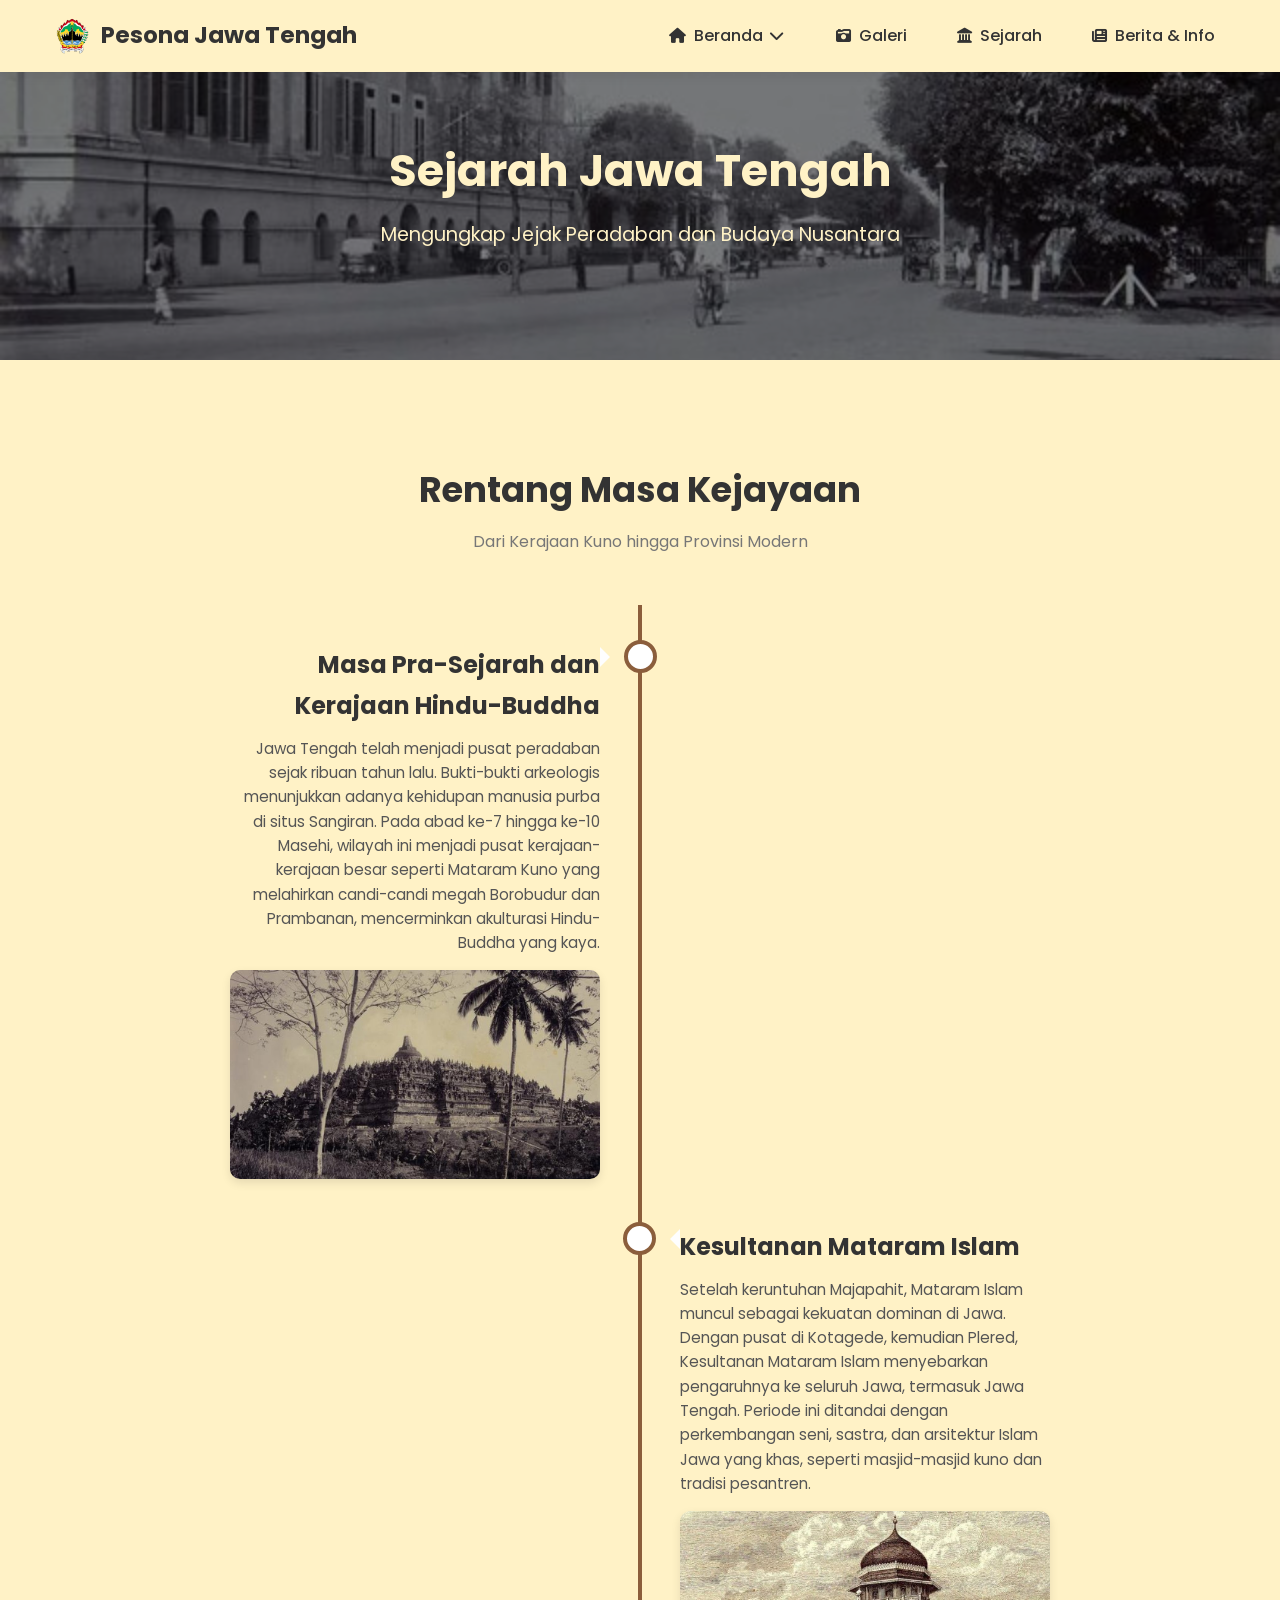
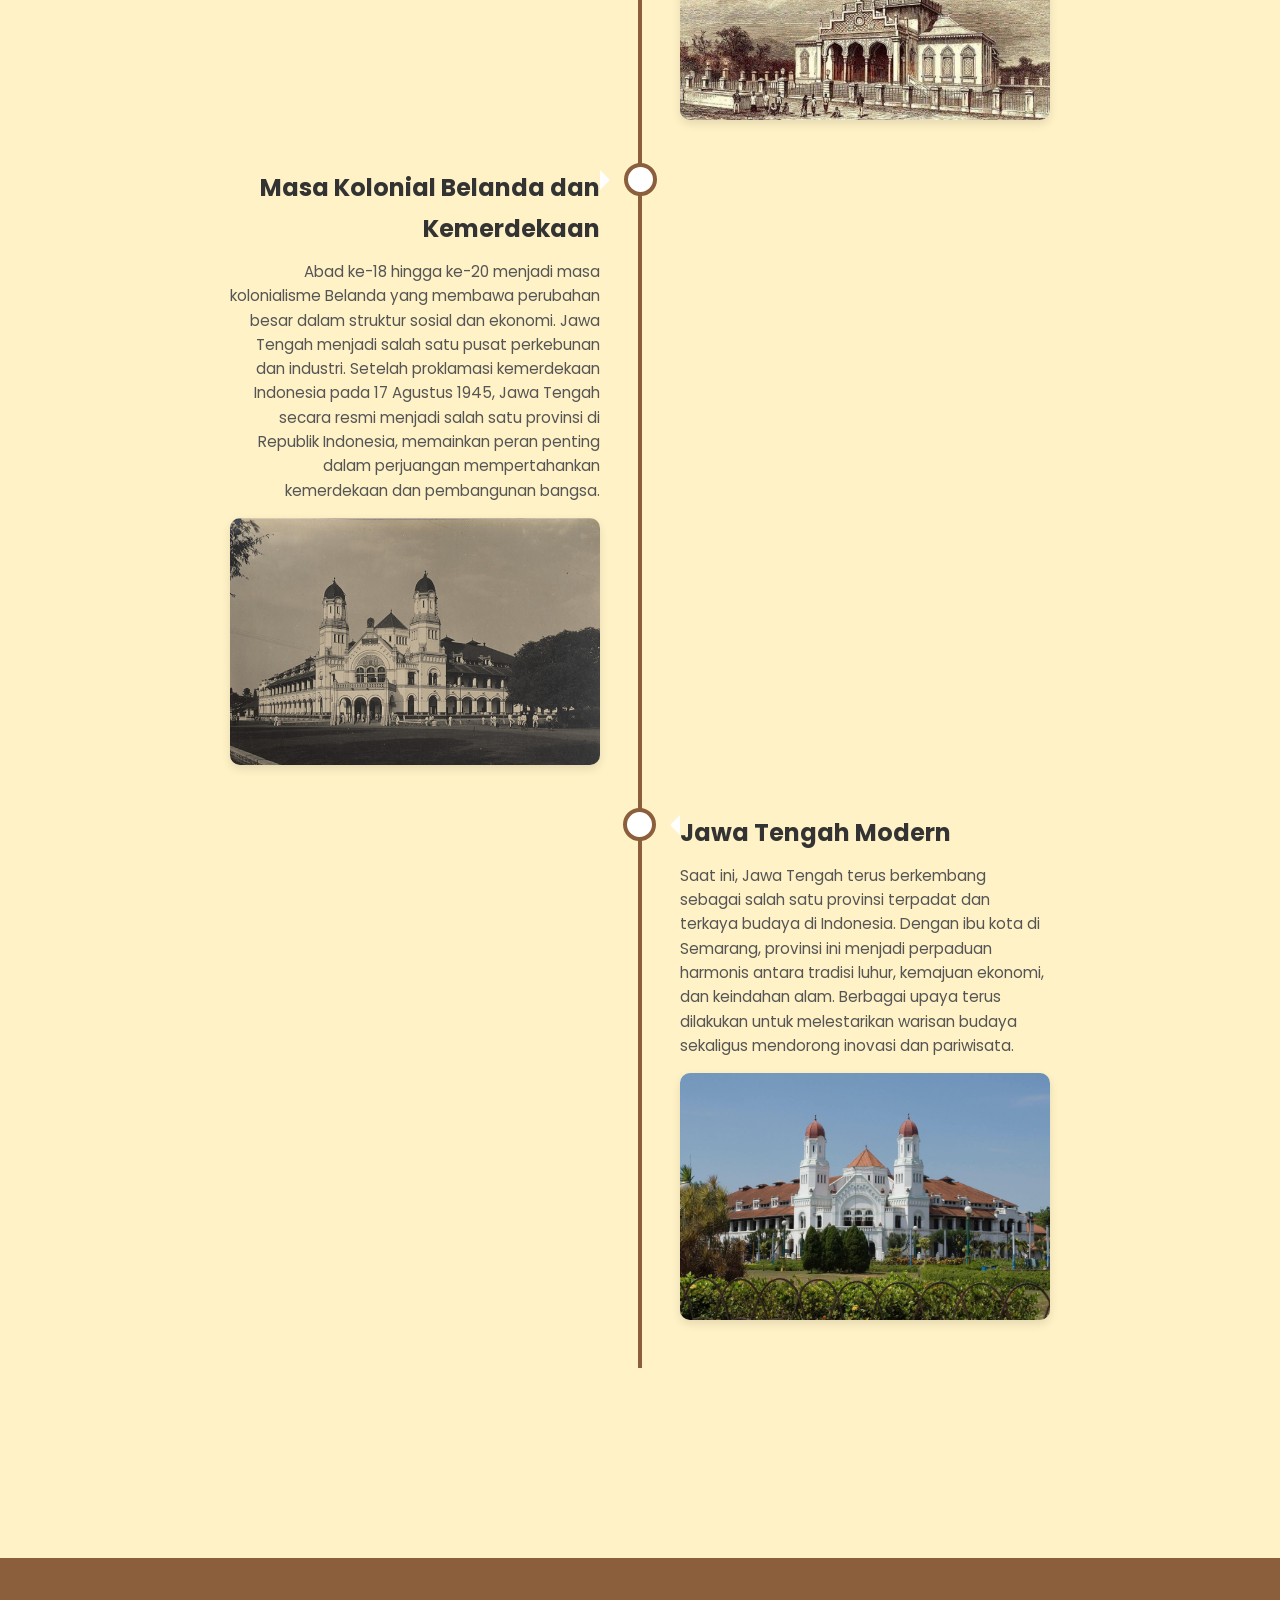
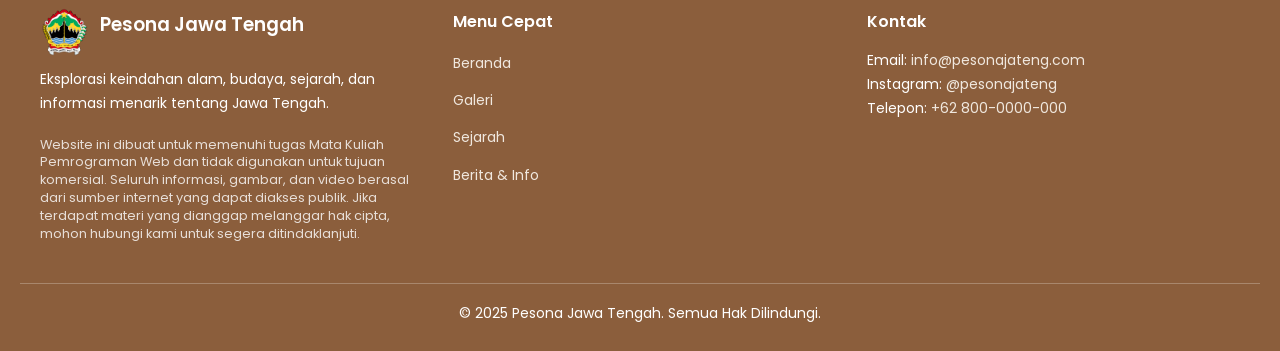
<file: sejarah.html>
<!DOCTYPE html>
<html lang="id">
<head>
    <meta charset="UTF-8">
    <meta name="viewport" content="width=device-width, initial-scale=1.0">
    <title>Sejarah Jawa Tengah - Pesona Jawa Tengah</title>
    <link rel="icon" type="favicon.png" href="image/logo/logojateng.png">
    <link href="https://fonts.googleapis.com/css2?family=Poppins:wght@400;600;700&display=swap" rel="stylesheet">
    <link rel="stylesheet" href="styles.css">
        <link rel="stylesheet" href="https://cdnjs.cloudflare.com/ajax/libs/font-awesome/6.5.1/css/all.min.css">
</head>
        <body>

<nav class="navbar">
    <div class="container nav-container">
        
        <div class="logo-wrapper">
            <img src="image/logo/logojateng.png" alt="Wonderful Indonesia" class="logo-img">
            <a class="logo" href="index.html#home">Pesona Jawa Tengah</a>
        </div>
        
        <ul class="nav-menu">
            <li class="dropdown">
                <a href="index.html">
                    <i class="fas fa-home"></i> Beranda 
                    <i class="fas fa-chevron-down caret-icon"></i>
                </a>
                <ul class="dropdown-content">
                    <li><a href="index.html#destinations"><i class="fas fa-map-marked-alt"></i> Destinasi Populer</a></li>
                    <li><a href="index.html#culture"><i class="fas fa-mask"></i> Kekayaan Budaya</a></li>
                    <li><a href="index.html#kuliner"><i class="fas fa-utensils"></i> Kuliner Khas</a></li>
                    <li><a href="index.html#festival"><i class="fas fa-calendar-alt"></i> Event & Festival</a></li>
                    <li><a href="index.html#tradisi"><i class="fas fa-handshake"></i> Budaya & Tradisi</a></li>
                    <li><a href="index.html#data-jawatengah"><i class="fas fa-chart-bar"></i> Data Umum</a></li> 
                    <li><a href="index.html#transportasi"><i class="fas fa-bus"></i> Akses & Transportasi</a></li> 
                    <li><a href="index.html#cuaca"><i class="fas fa-cloud-sun"></i> Info Cuaca</a></li> 
                </ul>
            </li>
            <li><a href="gallery.html"><i class="fas fa-camera-retro"></i> Galeri</a></li>
            <li><a href="sejarah.html"><i class="fas fa-landmark"></i> Sejarah</a></li>
            <li><a href="news.html"><i class="fas fa-newspaper"></i> Berita & Info</a></li>
        </ul>
        
        <div class="hamburger">
            <span></span>
            <span></span>
            <span></span>
        </div>
        
    </div>
</nav>


<section class="hero-subpage" style="background-image: url('image/sejarah/backroundsejarah.jpg');">
    <div class="hero-content">
        <h1 class="hero-title">Sejarah Jawa Tengah</h1>
        <p class="hero-subtitle">Mengungkap Jejak Peradaban dan Budaya Nusantara</p>
    </div>
</section>

<section id="history-content" class="history-section">
    <div class="container">
        <h2 class="section-title">Rentang Masa Kejayaan</h2>
        <p class="section-subtitle">Dari Kerajaan Kuno hingga Provinsi Modern</p>

        <div class="history-timeline">
            <div class="timeline-item">
                <h3>Masa Pra-Sejarah dan Kerajaan Hindu-Buddha</h3>
                <p>Jawa Tengah telah menjadi pusat peradaban sejak ribuan tahun lalu. Bukti-bukti arkeologis menunjukkan adanya kehidupan manusia purba di situs Sangiran. Pada abad ke-7 hingga ke-10 Masehi, wilayah ini menjadi pusat kerajaan-kerajaan besar seperti Mataram Kuno yang melahirkan candi-candi megah Borobudur dan Prambanan, mencerminkan akulturasi Hindu-Buddha yang kaya.</p>
                <img src="image/sejarah/borobudurdulu.jpg" alt="Candi Borobudur zaman dahulu" class="timeline-image">
            </div>

            <div class="timeline-item">
                <h3>Kesultanan Mataram Islam</h3>
                <p>Setelah keruntuhan Majapahit, Mataram Islam muncul sebagai kekuatan dominan di Jawa. Dengan pusat di Kotagede, kemudian Plered, Kesultanan Mataram Islam menyebarkan pengaruhnya ke seluruh Jawa, termasuk Jawa Tengah. Periode ini ditandai dengan perkembangan seni, sastra, dan arsitektur Islam Jawa yang khas, seperti masjid-masjid kuno dan tradisi pesantren.</p>
                <img src="image/sejarah/mataram.jpeg" alt="Keraton Solo" class="timeline-image">
            </div>

            <div class="timeline-item">
                <h3>Masa Kolonial Belanda dan Kemerdekaan</h3>
                <p>Abad ke-18 hingga ke-20 menjadi masa kolonialisme Belanda yang membawa perubahan besar dalam struktur sosial dan ekonomi. Jawa Tengah menjadi salah satu pusat perkebunan dan industri. Setelah proklamasi kemerdekaan Indonesia pada 17 Agustus 1945, Jawa Tengah secara resmi menjadi salah satu provinsi di Republik Indonesia, memainkan peran penting dalam perjuangan mempertahankan kemerdekaan dan pembangunan bangsa.</p>
                <img src="image/sejarah/lawangsewukolonial.jpg" alt="Lawang Sewu masa kolonial" class="timeline-image">
            </div>

            <div class="timeline-item">
                <h3>Jawa Tengah Modern</h3>
                <p>Saat ini, Jawa Tengah terus berkembang sebagai salah satu provinsi terpadat dan terkaya budaya di Indonesia. Dengan ibu kota di Semarang, provinsi ini menjadi perpaduan harmonis antara tradisi luhur, kemajuan ekonomi, dan keindahan alam. Berbagai upaya terus dilakukan untuk melestarikan warisan budaya sekaligus mendorong inovasi dan pariwisata.</p>
                <img src="image/sejarah/semarang.jpg" alt="Kota Semarang modern" class="timeline-image">
            </div>
        </div>
    </div>
</section>

<footer class="footer">
    <div class="footer-container">

        <div class="footer-brand">
            <div class="footer-logo">
                <img src="image/logo/logojateng.png" alt="Pesona Jawa Tengah">
                <h3>Pesona Jawa Tengah</h3>
            </div>
            <p>Eksplorasi keindahan alam, budaya, sejarah, dan informasi menarik tentang Jawa Tengah.</p>
            
            <p class="disclaimer-text">
                Website ini dibuat untuk memenuhi tugas Mata Kuliah Pemrograman Web dan tidak digunakan untuk tujuan komersial. Seluruh informasi, gambar, dan video berasal dari sumber internet yang dapat diakses publik. Jika terdapat materi yang dianggap melanggar hak cipta, mohon hubungi kami untuk segera ditindaklanjuti.
            </p>
            
        </div>

        <div class="footer-links">
            <h4>Menu Cepat</h4>
            <ul>
                <li><a href="index.html">Beranda</a></li>
                <li><a href="gallery.html">Galeri</a></li>
                <li><a href="sejarah.html">Sejarah</a></li>
                <li><a href="news.html">Berita & Info</a></li>
            </ul>
        </div>

        <div class="footer-contact">
            <h4>Kontak</h4>
            <p>Email: <a href="mailto:info@pesonajateng.com">info@pesonajateng.com</a></p>
            <p>Instagram: <a href="https://instagram.com" target="_blank">@pesonajateng</a></p>
            <p>Telepon: <a href="tel:+62800000000">+62 800-0000-000</a></p>
        </div>

    </div>

    <div class="footer-bottom">
        <p>&copy; 2025 Pesona Jawa Tengah. Semua Hak Dilindungi.</p>
    </div>
</footer>

<button id="scrollTopBtn" title="Kembali ke Atas">↑</button> 

<script src="script.js"></script> </body>
</html>
</file>
<file: styles.css>
* {
    margin: 0;
    padding: 0;
    box-sizing: border-box;
}

body {
    font-family: 'Poppins', sans-serif;
    background: #FFF2C6;
    color: #333;
    line-height: 1.7;
}

.container {
    max-width: 1200px;
    margin: auto;
    padding: 0 20px;
}

.section-title {
    text-align: center;
    font-size: 2.2rem;
    font-weight: 700;
    margin: 20px 0 8px;
}

.section-subtitle {
    text-align: center;
    font-size: 1rem;
    color: #777;
    margin-bottom: 35px;
}

/* =========================================== */
/* NAVBAR STYLING (DESKTOP)                    */
/* =========================================== */

.navbar {
    width: 100%;
    position: fixed;
    top: 0;
    left: 0;
    background: #FFF2C6;
    box-shadow: 0 3px 12px rgba(0,0,0,0.08);
    z-index: 1000;
    backdrop-filter: blur(5px);
}

.nav-container {
    display: flex;
    justify-content: space-between;
    align-items: center;
    height: 72px;
    padding: 0 15px;
}

/* LOGO */
.logo-wrapper {
    display: flex;
    align-items: center;
    gap: 12px;
}

.logo-img {
    height: 36px;
}

.logo {
    font-size: 1.45rem;
    font-weight: 700;
    color: #333;
    text-decoration: none;
}

/* NAV MENU */
.nav-menu {
    display: flex;
    gap: 30px;
    align-items: center;
    transition: all 0.35s ease; /* Tambahkan transisi menu untuk mobile */
}

.nav-menu li {
    list-style: none;
}

.nav-menu a {
    text-decoration: none;
    color: #333;
    font-size: 1rem;
    font-weight: 500;
    display: flex;
    align-items: center;
    gap: 6px;
    padding: 6px 10px;
    transition: 0.3s ease;
}

.nav-menu a:hover {
    color: #8b5e3c;
    transform: translateY(-2px);
}

/* ICON STYLING */
.nav-menu a i {
    margin-right: 2px; /* Jarak ikon dalam tautan utama */
    font-size: 0.95em;
}

.caret-icon {
    transition: 0.3s ease;
}

.dropdown:hover .caret-icon {
    transform: rotate(180deg);
}

/* DROPDOWN DESKTOP */
.dropdown {
    position: relative;
}

.dropdown-content {
    position: absolute;
    top: 100%;
    left: -10px;
    background: #FFF2C6;
    min-width: 220px;
    padding: 10px 0;
    border-radius: 8px;
    border-left: 4px solid #8b5e3c;
    box-shadow: 0 8px 18px rgba(0,0,0,0.12);

    display: none;
    opacity: 0;
    transform: translateY(10px);
    transition: all 0.25s ease; /* Gunakan 'all' untuk transisi penuh */
}

.dropdown:hover .dropdown-content {
    display: block;
    opacity: 1;
    transform: translateY(0);
}

.dropdown-content a {
    padding: 12px 20px;
    font-size: 0.95rem;
}

.dropdown-content a:hover {
    background: #f1e4b8;
    color: #8b5e3c;
    padding-left: 25px;
}

/* HAMBURGER (Mobile) */
.hamburger {
    display: none; /* Sembunyikan di desktop */
    cursor: pointer;
    flex-direction: column;
    justify-content: center;
    align-items: center;
    height: 100%; /* Agar mudah diklik */
    gap: 5px;
    z-index: 1001; /* Pastikan di atas menu yang terbuka */
}

.hamburger span {
    width: 28px;
    height: 3px;
    background: #333;
    border-radius: 4px;
    transition: 0.3s ease;
}

/* ANIMASI HAMBURGER */
.hamburger.active span:nth-child(1) {
    transform: translateY(8px) rotate(45deg);
}

.hamburger.active span:nth-child(2) {
    opacity: 0;
}

.hamburger.active span:nth-child(3) {
    transform: translateY(-8px) rotate(-45deg);
}


/* =========================================== */
/* MOBILE RESPONSIVE STYLING (@media)          */
/* =========================================== */

@media (max-width: 768px) {

    .nav-container {
        padding: 0 20px; /* Tambahkan padding di HP */
    }
    
    .hamburger {
        display: flex; /* Tampilkan Hamburger */
    }

    /* Menu Utama Mobile */
    .nav-menu {
        position: fixed;
        top: 72px; /* Di bawah navbar */
        right: -100%; /* Sembunyikan di luar layar */
        width: 70%; 
        max-width: 300px;
        height: 100vh;
        
        /* Ubah tampilan menjadi stack vertical */
        flex-direction: column;
        align-items: flex-start; /* Rata Kiri */
        
        padding: 20px 0; /* Padding vertikal */
        background: #FFF2C6;
        gap: 0; /* Hapus gap antar item menu */

        transition: right 0.4s ease-out;
        box-shadow: -4px 0 10px rgba(0,0,0,0.15);
    }

    .nav-menu.active {
        right: 0; /* Tampilkan menu */
    }

    .nav-menu li {
        width: 100%; /* Setiap item menu memenuhi lebar sidebar */
    }

    /* Tautan Menu (Item Utama) */
    .nav-menu a {
        width: 100%;
        padding: 10px 20px; /* Padding besar agar mudah diklik */
        justify-content: flex-start; /* Rata Kiri */
        gap: 10px;
        font-size: 1.1rem;
        border-bottom: 1px solid #f1e4b8; /* Garis pemisah */
    }
    
    .nav-menu a:hover {
        transform: translateY(0); /* Hapus efek hover di mobile */
        background: #f1e4b8;
    }


    /* DROPDOWN MOBILE (Ganti dari :hover ke kelas active jika menggunakan JS) */
    .dropdown-content {
        position: relative;
        background: #f1e4b8; /* Latar belakang sedikit berbeda */
        border-left: none;
        box-shadow: none;
        border-radius: 0;
        min-width: 100%;
        
        /* Trik untuk menyembunyikan/menampilkan semua item */
        max-height: 0;
        opacity: 0;
        overflow: hidden;
        transition: max-height 0.3s ease-in-out, opacity 0.3s ease;
    }

    /* Di mobile, Dropdown tetap terbuka saat :hover (ini masalah, tapi ini solusi murni CSS) */
    /* Jika Anda ingin menggunakan JS, Anda bisa mengganti ini dengan class '.dropdown.open' */
    .dropdown:hover .dropdown-content {
        max-height: 500px; /* Nilai besar agar semua item terlihat */
        opacity: 1;
    }

    /* Item di dalam Dropdown Mobile */
    .dropdown-content a {
        padding: 8px 30px; /* Indentasi di dalam dropdown */
        font-size: 1rem;
        background: transparent;
        border-bottom: none;
    }

    .dropdown-content a:hover {
        padding-left: 35px;
        background: #e6d3a3;
    }
}


/* =========================================== */
/* HERO & SUBPAGE HERO                         */
/* =========================================== */
.hero {
    height: 80vh;
    background: url('image/backround/backround.png') center/cover no-repeat;
    display: flex;
    align-items: center;
    justify-content: center;
    text-align: center;
    padding: 80px 20px;
    position: relative;
}

.hero-subpage {
    height: 40vh; 
    background-size: cover;
    background-position: center;
    background-repeat: no-repeat;
    display: flex;
    align-items: center;
    justify-content: center;
    text-align: center;
    position: relative;
    padding: 20px;
    padding-top: 70px; 
}

.hero::after,
.hero-subpage::after { 
    content:"";
    position: absolute;
    top:0; left:0;
    width: 100%; height: 100%;
    background: rgba(0,0,0,0.45);
}

.hero-content {
    position: relative;
    color: #FFF2C6;
    z-index: 10;
}

.hero-title {
    font-size: 2.8rem;
    font-weight: 700;
    margin-bottom: 10px;
}

.hero-subtitle {
    font-size: 1.2rem;
    margin-bottom: 25px;
}

.btn-primary {
    display: inline-block;
    background: #8b5e3c; 
    color: #FFF2C6;
    padding: 12px 25px;
    font-size: 1rem;
    border-radius: 30px;
    text-decoration: none;
    transition: 0.3s;
    box-shadow: 0 4px 10px rgba(0, 0, 0, 0.2); 
    border: none;
    cursor: pointer;
}

.btn-primary:hover {
    background: #63452c;
    box-shadow: 0 6px 15px rgba(0, 0, 0, 0.3);
}

/* =========================================== */
/* DESTINASI & BUDAYA                          */
/* =========================================== */
.destinations {
    padding: 80px 0;
}

.destination-grid {
    display: grid;
    grid-template-columns: repeat(auto-fit, minmax(270px, 1fr));
    gap: 25px;
}

.destination-card {
    background: #fff;
    border-radius: 15px;
    overflow: hidden;
    box-shadow: 0 3px 10px rgba(0,0,0,0.1);
    text-decoration: none;
    color: inherit;
    transition: transform 0.3s, box-shadow 0.3s;
}

.destination-card:hover {
    transform: translateY(-5px);
    box-shadow: 0 6px 15px rgba(0,0,0,0.15);
}

.card-image {
    height: 180px;
    background-size: cover;
    background-position: center;
}

.card-content {
    padding: 15px;
}

.card-content h3 {
    font-size: 1.3rem;
    margin-bottom: 8px;
}

.card-content p {
    font-size: 0.95rem;
    color: #666;
    margin-bottom: 12px;
}

.location {
    font-size: 0.9rem;
    color: #007bff;
    font-weight: 600;
}

.culture {
    padding: 80px 0;
    background: #fff;
}

.culture-grid {
    display: grid;
    grid-template-columns: repeat(auto-fit, minmax(220px, 1fr));
    gap: 25px;
}

.culture-item {
    text-align: center;
    background: #FFF2C6;
    padding: 30px 20px;
    border-radius: 12px;
    box-shadow: 0 2px 8px rgba(0,0,0,0.05);
}

.culture-icon {
    font-size: 3rem;
    margin-bottom: 10px;
}

/* =========================================== */
/* GALERI (Grid & Modal - gallery.html)        */
/* =========================================== */
.gallery {
    padding: 80px 0;
    padding-top: 110px; 
}

.gallery-grid {
    display: grid;
    grid-template-columns: repeat(auto-fit, minmax(250px, 1fr)); 
    gap: 20px;
    margin-top: 30px;
    padding-bottom: 50px; 
}

.gallery-item {
    width: 100%;
    height: 250px; 
    object-fit: cover; 
    border-radius: 10px; 
    box-shadow: 0 4px 10px rgba(0, 0, 0, 0.1);
    cursor: pointer; 
    transition: transform 0.3s ease, box-shadow 0.3s ease;
}

.gallery-item:hover {
    transform: scale(1.05); 
    box-shadow: 0 8px 15px rgba(0, 0, 0, 0.2);
    filter: brightness(1.1); 
}

/* MODAL POP-UP STYLES */
.modal {
    display: none; 
    position: fixed; 
    z-index: 2000; 
    left: 0;
    top: 0;
    width: 100%; 
    height: 100%;
    overflow: auto; 
    background-color: rgba(0, 0, 0, 0.85); 
    padding-top: 60px; 
    backdrop-filter: blur(2px); 
}

.modal-content {
    background-color: #fff; 
    margin: 5% auto; 
    padding: 30px;
    border-radius: 12px;
    width: 90%; 
    max-width: 750px; 
    box-shadow: 0 10px 30px rgba(0, 0, 0, 0.5);
    position: relative;
    animation: slideIn 0.4s ease-out; 
}

.modal-content img {
    width: 100%;
    max-height: 450px;
    object-fit: contain; 
    border-radius: 8px;
    margin-bottom: 20px;
    background: #f0f0f0; 
    padding: 5px;
}

.modal-content h3 {
    color: #8b5e3c; 
    margin-top: 0;
    font-size: 1.8rem;
    padding-bottom: 10px;
}

.modal-content p {
    color: #444;
    line-height: 1.7;
    text-align: justify;
    font-size: 1rem;
}

.close-btn {
    color: #555;
    float: right;
    font-size: 40px;
    font-weight: 300;
    position: absolute;
    top: 10px;
    right: 25px;
    cursor: pointer;
    transition: color 0.3s, transform 0.3s;
    line-height: 1;
}

.close-btn:hover,
.close-btn:focus {
    color: #ff5722; 
    transform: rotate(90deg);
}

@keyframes slideIn {
    from {
        opacity: 0;
        transform: translateY(-50px);
    }
    to {
        opacity: 1;
        transform: translateY(0);
    }
}

/* =========================================== */
/* VIDEO & AUDIO SECTION (KODE YANG HILANG)    */
/* =========================================== */
.video-section {
    width: 100%;
    padding: 80px 0;
    background: #FFF2C6;
    text-align: center;
    display: flex;
    flex-direction: column;
    align-items: center;
}

.video-wrapper {
    position: relative;
    width: 100%;
    max-width: 800px;
    aspect-ratio: 16 / 9;
    margin: 40px auto;
    overflow: hidden;
    border-radius: 18px;
    box-shadow: 0 8px 25px rgba(0, 0, 0, 0.18);
}

.video-wrapper video,
.video-wrapper iframe {
    position: absolute;
    top: 0;
    left: 0;
    width: 100%;
    height: 100%;
    border: none;
    object-fit: cover;
    border-radius: 18px;
}

.video-content-description {
    max-width: 800px;
    margin: 0 auto 50px auto;
    padding: 0 20px;
}
.video-content-description p {
    font-size: 1rem;
    color: #555;
    text-align: justify; /* Tambahan agar deskripsi terlihat rapi */
}

.audio-divider {
    border: none;
    height: 6px;
    background-color: #8b5e3c;
    width: 100%;
    margin: 50px 0 30px;
    border-radius: 4px;
}

.audio-container {
    text-align: center;
    margin-bottom: 40px;
}

.audio-container h3 {
    font-size: 1.4rem;
    color: #8b5e3c;
    margin-bottom: 15px;
    font-weight: 600;
    font-family: "Poppins", sans-serif;
}

.audio-container audio {
    width: 100%;
    max-width: 500px;
    border-radius: 8px;
}
/* =========================================== */
/* AKHIR KODE YANG HILANG                      */
/* =========================================== */


/* =========================================== */
/* SEJARAH (Timeline - sejarah.html)           */
/* =========================================== */

.history-section {
    padding: 80px 0;
    background: #FFF2C6;
}

.history-timeline {
    position: relative;
    max-width: 900px;
    margin: 50px auto;
    padding: 20px 0;
}

.history-timeline::after {
    content: '';
    position: absolute;
    width: 4px;
    background-color: #8b5e3c; 
    top: 0;
    bottom: 0;
    left: 50%;
    margin-left: -2px;
    z-index: 1;
}

.timeline-item {
    padding: 20px 40px;
    position: relative;
    background-color: inherit;
    width: 50%;
    z-index: 2;
}

.timeline-item::after {
    content: '';
    position: absolute;
    width: 25px;
    height: 25px;
    right: -17px;
    background-color: #fff; 
    border: 4px solid #8b5e3c; 
    top: 15px;
    border-radius: 50%;
    z-index: 3;
}

.timeline-item:nth-child(odd) {
    left: 0;
    text-align: right;
}

.timeline-item:nth-child(even) {
    left: 50%;
    text-align: left;
}

.timeline-item:nth-child(odd)::before {
    content: " ";
    height: 0;
    position: absolute;
    top: 22px;
    width: 0;
    z-index: 1;
    right: 30px;
    border: medium solid transparent;
    border-width: 10px 0 10px 10px;
    border-color: transparent transparent transparent #fefefe; /* Warna Background (Kertas/Putih) */
}

.timeline-item:nth-child(even)::before {
    content: " ";
    height: 0;
    position: absolute;
    top: 22px;
    width: 0;
    z-index: 1;
    left: 30px;
    border: medium solid transparent;
    border-width: 10px 10px 10px 0;
    border-color: transparent #fefefe transparent transparent; /* Warna Background (Kertas/Putih) */
}

.timeline-item:nth-child(odd)::after {
    left: auto;
    right: -17px;
}

.timeline-item:nth-child(even)::after {
    left: -17px;
    right: auto;
}

.timeline-item h3 {
    font-size: 1.5rem;
    color: #333;
    margin-bottom: 10px;
}

.timeline-item p {
    font-size: 0.95rem;
    color: #555;
    line-height: 1.6;
}

.timeline-image {
    width: 100%;
    max-height: 250px;
    object-fit: cover;
    border-radius: 10px;
    margin-top: 15px;
    box-shadow: 0 4px 10px rgba(0,0,0,0.1);
}

/* =========================================== */
/* BERITA & KONTAK (news.html)                 */
/* =========================================== */

.news-grid {
    display: grid;
    grid-template-columns: repeat(auto-fit, minmax(300px, 1fr));
    gap: 30px;
    margin-top: 30px;
    padding-bottom: 50px;
}

.news-card {
    background: #fff;
    border-radius: 10px;
    overflow: hidden;
    box-shadow: 0 4px 15px rgba(0,0,0,0.08); 
    transition: transform 0.3s ease;
}

.news-card:hover {
    transform: translateY(-5px);
    box-shadow: 0 8px 20px rgba(0,0,0,0.15); 
}

.news-image {
    width: 100%;
    height: 200px;
    object-fit: cover;
}

.news-content {
    padding: 20px;
}

.news-date {
    display: block;
    font-size: 0.85rem;
    color: #8b5e3c; 
    font-weight: 600;
    margin-bottom: 5px;
}

.news-content h4 {
    font-size: 1.3rem;
    color: #333;
    margin-bottom: 10px;
}

.news-content p {
    font-size: 0.95rem;
    color: #555;
    margin-bottom: 15px;
}

.read-more {
    color: #8b5e3c;
    text-decoration: none;
    font-weight: 600;
    font-size: 0.9rem;
    display: inline-block;
    transition: color 0.3s;
}

.read-more:hover {
    color: #63452c;
}

.map-embed-wrapper {
    width: 100%;
}

.map-embed-wrapper iframe {
    height: 100%;
    min-height: 400px;
    width: 100%;
    border: none !important;
    border-radius: 8px;
    box-shadow: 0 4px 8px rgba(0, 0, 0, 0.1);
}

.contact-info-wrapper {
    background: #8b5e3c;
    color: white;
    padding: 30px;
    border-radius: 12px;
    box-shadow: 0 4px 15px rgba(0,0,0,0.15);
}

.contact-info-wrapper h3 {
    color: #FFF2C6;
    margin-bottom: 20px;
    font-size: 1.6rem;
}

.contact-form-wrapper {
    background: #fff;
    padding: 30px;
    border-radius: 12px;
    box-shadow: 0 4px 15px rgba(0, 0, 0, 0.08);
}

.contact-form-wrapper h3 {
    color: #8b5e3c;
    margin-bottom: 20px;
    font-size: 1.6rem;
}

.contact-grid {
    display: grid;
    grid-template-columns: 1.5fr 1fr;
    gap: 40px;
    padding-top: 20px;
}

.contact-form input[type="text"],
.contact-form input[type="email"],
.contact-form textarea {
    width: 100%;
    padding: 12px;
    margin-bottom: 15px;
    border: 1px solid #ddd;
    border-radius: 8px;
    font-family: 'Poppins', sans-serif;
    font-size: 1rem;
    box-sizing: border-box;
    transition: border-color 0.3s;
}

.contact-form input:focus,
.contact-form textarea:focus {
    border-color: #B87C4C;
    outline: none;
    box-shadow: 0 0 5px rgba(184, 124, 76, 0.5);
}

.contact-form textarea {
    resize: vertical;
}

.contact-form .btn-primary {
    width: 100%;
    text-align: center;
    border: none;
    cursor: pointer;
    margin-top: 10px;
}

/* =========================================== */
/* DATA TABLE                                  */
/* =========================================== */
.data-table {
    width: 100%;
    border-collapse: collapse;
    margin: 30px auto;
    max-width: 800px;
    box-shadow: 0 4px 15px rgba(0, 0, 0, 0.08);
    border-radius: 10px;
    overflow: hidden;
    background: #fff;
}

.data-table th,
.data-table td {
    padding: 15px 25px;
    text-align: left;
    font-size: 1rem;
}

.data-table th {
    background-color: #8b5e3c;
    color: white;
    font-weight: 600;
    text-transform: uppercase;
    letter-spacing: 0.5px;
}

.data-table td {
    border-bottom: 1px solid #f0f0f0;
    color: #555;
}

.data-table tbody tr td:first-child {
    font-weight: 600;
    color: #333;
}

.data-table tbody tr:nth-child(even) {
    background-color: #fcfcfc;
}

.data-table tbody tr:last-child td {
    border-bottom: none;
}

/* =========================================== */
/* FOOTER                                      */
/* =========================================== */
.footer {
    background: #8b5e3c;
    color: #fff;
    padding: 50px 20px 25px;
    margin-top: 60px;
}

.footer-brand .disclaimer-text {
    margin-top: 20px;
    font-size: 0.8rem; 
    opacity: 0.8; 
    line-height: 1.4;
}

.footer-container {
    max-width: 1200px;
    margin: auto;
    display: grid;
    grid-template-columns: repeat(auto-fit, minmax(250px, 1fr));
    gap: 40px;
}

.footer-logo {
    display: flex;
    align-items: center;
    gap: 12px;
    margin-bottom: 12px;
}

.footer-logo img {
    width: 48px;
    height: 48px;
}

.footer h3,
.footer h4 {
    margin-bottom: 14px;
    font-weight: 600;
}

.footer p,
.footer a {
    font-size: 14px;
    line-height: 1.7;
}

.footer a {
    color: #f0e8df;
    text-decoration: none;
    transition: 0.2s ease;
}

.footer a:hover {
    color: #ffd8a8;
}

.footer-links ul {
    list-style: none;
    padding: 0;
    margin: 0;
}

.footer-links li {
    margin-bottom: 10px;
}

.footer-bottom {
    margin-top: 40px;
    padding-top: 18px;
    text-align: center;
    font-size: 14px;
    border-top: 1px solid rgba(255, 255, 255, 0.25);
}


/* =========================================== */
/* SCROLL TO TOP BUTTON                        */
/* =========================================== */
#scrollTopBtn {
    display: none; 
    position: fixed;
    bottom: 25px; 
    right: 25px; 
    z-index: 999; 
    width: 50px;
    height: 50px;
    background-color: rgb(0, 0, 0); 
    color: rgb(255, 255, 255);
    border: none;
    border-radius: 50%; 
    outline: none;
    cursor: pointer;
    padding: 0;
    font-size: 1.5rem;
    line-height: 50px;
    text-align: center;
    box-shadow: 0 4px 12px rgba(0, 0, 0, 0.2);
    transition: opacity 0.3s, transform 0.3s;
}

#scrollTopBtn:hover {
    background-color: #ffffff;
    color: rgb(0, 0, 0);
    transform: scale(1.05);
}


/* ========================================================= */
/* MEDIA QUERIES RESPONSIVE (MOBILE)                         */
/* ========================================================= */

/* Tablet & Mobile Dropdown adjustment */
@media (max-width: 992px) {
    .dropdown-content {
        position: static; 
        width: 100%;
        box-shadow: none;
        border-left: none;
        padding-left: 15px; 
        background-color: transparent;
    }
    
    .dropdown-content a {
        padding: 5px 0;
        font-size: 1rem;
        font-weight: 500;
        border-bottom: 1px dashed #eee;
    }
    
    .dropdown-content li:last-child a {
        border-bottom: none;
    }
}

/* Mobile Specific Styles */
@media (max-width: 768px) {
    
    /* 1. Hamburger Menu (Tampilkan) */
    .hamburger {
        display: flex; 
        z-index: 1001; 
    }

    /* 2. Menu Navigasi (Mobile Slide-out) */
    .nav-menu {
        position: fixed;
        top: 70px; 
        right: -100%; /* Tersembunyi */
        width: 70%; 
        max-width: 300px;
        height: 100vh;
        background: #FFF2C6; 
        flex-direction: column;
        padding: 40px 20px;
        gap: 20px;
        transition: right 0.4s ease-out;
        box-shadow: -4px 0 10px rgba(0,0,0,0.1);
    }
    
    .nav-menu.active {
        right: 0; /* Tampil */
    }

    /* 3. Penyesuaian Logo */
    .logo-img {
        height: 25px; 
    }

    .logo {
        font-size: 1.2rem;
    }
    
    /* 4. Item Galeri & Modal */
    .modal-content {
        margin: 10% auto;
        padding: 20px;
    }

    .modal-content h3 {
        font-size: 1.5rem;
    }

    .close-btn {
        font-size: 30px;
        right: 15px;
    }

    .gallery-grid {
        grid-template-columns: repeat(auto-fit, minmax(150px, 1fr));
        gap: 15px;
    }

    .gallery-item {
        height: 150px;
    }
    
    /* 5. Scroll to Top Button (Mobile Size) */
    #scrollTopBtn {
        width: 40px;
        height: 40px;
        font-size: 1.2rem;
        bottom: 15px;
        right: 15px;
        line-height: 40px;
    }

    /* 6. Contact/News Grid (Mobile) */
    .contact-grid,
    .news-grid {
        grid-template-columns: 1fr;
        gap: 20px;
    }
    
    /* 7. Video Wrapper */
    .video-wrapper {
        max-width: 100%;
        margin: 20px auto;
        border-radius: 12px;
    }

    /* 8. History/Timeline */
    .history-timeline::after {
        left: 31px;
    }

    .timeline-item {
        width: 100%;
        padding-left: 70px;
        padding-right: 25px;
        text-align: left;
    }

    .timeline-item:nth-child(even) {
        left: 0%;
    }
    
    .hero-subpage {
        height: 35vh;
        padding-top: 200px; 
        padding-bottom: 140px;
    }

    .hero-subpage .hero-title {
        font-size: 2rem;
    }

    .map-embed-wrapper iframe {
        min-height: 250px; 
    }
}

/* Section Styling */
.transportasi-section {
    padding: 70px 0;
    background: #fafafa;
}

/* Grid Layout */
.transportasi-grid {
    display: flex;
    gap: 30px;
    margin-top: 45px;
    flex-wrap: wrap;
}

/* Card */
.transport-card {
    flex: 1;
    min-width: 320px;
    background: #fff;
    padding: 28px;
    border-radius: 14px;
    box-shadow: 0 6px 16px rgba(0, 0, 0, 0.06);
    border: 1px solid #eee;
    transition: all 0.25s ease;
    position: relative;
}

/* Hover effect */
.transport-card:hover {
    transform: translateY(-6px);
    box-shadow: 0 10px 22px rgba(0, 0, 0, 0.10);
}

/* Header with icon */
.card-header {
    display: flex;
    align-items: center;
    gap: 12px;
    margin-bottom: 10px;
}

.card-icon {
    font-size: 32px;
}

.transport-card h3 {
    margin: 0;
    font-size: 20px;
    font-weight: 700;
    color: #8b5e3c;
}

/* description */
.card-desc {
    color: #444;
    margin-bottom: 15px;
    line-height: 1.6;
}

/* Custom list */
.styled-list > li {
    margin-bottom: 12px;
    color: #333;
}

.styled-list ul li {
    margin-top: 6px;
    margin-left: 10px;
    color: #555;
    list-style: none;
}

/* Accent bar */
.transport-card::before {
    content: "";
    width: 70px;
    height: 4px;
    background: #8b5e3c;
    position: absolute;
    top: 0;
    left: 0;
    border-radius: 0 0 6px 0;
}

/* Note text */
.transport-note {
    text-align: center;
    margin-top: 35px;
    font-style: italic;
    color: #666;
    font-size: 15px;
}

.kuliner-section {
    padding: 70px 0;
    background-color: #FFF2C6;
}

.kuliner-grid {
    display: grid;
    grid-template-columns: repeat(auto-fit, minmax(250px, 1fr));
    gap: 30px;
    margin-top: 40px;
}

.kuliner-card {
    background: #fff;
    border-radius: 12px;
    overflow: hidden;
    box-shadow: 0 4px 12px rgba(0, 0, 0, 0.08);
    transition: transform 0.3s;
    text-align: center;
    border: 1px solid #ddd;
}

.kuliner-card:hover {
    transform: scale(1.03);
    box-shadow: 0 8px 18px rgba(0, 0, 0, 0.15);
}

.kuliner-card img {
    width: 100%;
    height: 180px;
    object-fit: cover;
}

.kuliner-card h3 {
    font-size: 1.3rem;
    color: #8b5e3c;
    margin: 15px 0 8px;
}

.kuliner-card p {
    font-size: 0.9rem;
    color: #666;
    padding: 0 15px 15px;
}

/* =========================================== */
/* CSS BARU UNTUK CARD DENGAN GAMBAR */
/* =========================================== */

/* --- 2. Festival Section --- */
.festival-section {
    padding: 70px 0;
}

.festival-grid {
    display: grid;
    grid-template-columns: repeat(auto-fit, minmax(280px, 1fr));
    gap: 25px;
    margin-top: 40px;
}

/* =========================================== */
/* CSS BARU UNTUK CARD DENGAN GAMBAR - FESTIVAL */
/* =========================================== */

/* --- 2. Festival Section --- */
.festival-section {
    padding: 70px 0;
}

.festival-grid {
    /* Menyamakan dengan tradisi-grid: minmax(250px, 1fr) */
    display: grid;
    grid-template-columns: repeat(auto-fit, minmax(250px, 1fr)); 
    gap: 25px;
    margin-top: 40px;
}

/* Struktur Card Utama */
.festival-card {
    background: #fff;
    border-radius: 12px;
    overflow: hidden; 
    box-shadow: 0 4px 12px rgba(0, 0, 0, 0.08);
    transition: transform 0.3s, box-shadow 0.3s;
    /* MENAMBAHKAN BORDER PADA CARD */
    border: 1px solid #ddd; 
}

.festival-card:hover {
    transform: translateY(-5px);
    box-shadow: 0 8px 20px rgba(0, 0, 0, 0.15);
}

/* Gambar */
.festival-image {
    width: 100%;
    height: 150px; 
    object-fit: cover; 
    display: block;
}

/* Pembungkus Konten Teks */
.card-content-wrap {
    padding: 15px 20px 20px;
    /* Mengganti warna border ke palet utama Anda */
    border-bottom: 5px solid #8b5e3c; 
}

.festival-card h3 {
    font-size: 1.3rem; 
    color: #333;
    margin: 0 0 8px;
}

.festival-card p {
    font-size: 0.95rem;
    color: #555;
    margin-bottom: 12px;
}

.festival-time {
    display: block;
    font-weight: 600;
    /* Mengganti warna teks waktu ke palet utama Anda */
    color: #8b5e3c; 
    font-size: 0.9rem;
}


/* =========================================== */
/* CSS TRADISI (Disesuaikan/dikonfirmasi) */
/* =========================================== */

/* --- 3. Tradisi Section --- */
.tradisi-section {
    padding: 70px 0;
}

.tradisi-grid {
    /* Setting ini sudah benar untuk 4x4 */
    display: grid;
    grid-template-columns: repeat(auto-fit, minmax(250px, 1fr));
    gap: 25px;
    margin-top: 40px;
}

/* Struktur Card Utama */
.tradisi-card {
    background: #fff;
    border-radius: 10px;
    overflow: hidden; 
    box-shadow: 0 1px 5px rgba(0, 0, 0, 0.05);
    transition: transform 0.3s, box-shadow 0.3s;
    text-align: left; 
    /* MENAMBAHKAN BORDER PADA CARD */
    border: 1px solid #ddd; 
}

.tradisi-card:hover {
    transform: translateY(-5px);
    box-shadow: 0 6px 15px rgba(0, 0, 0, 0.1);
}

/* Gambar */
.tradisi-image {
    width: 100%;
    height: 150px; 
    object-fit: cover;
    display: block;
}

/* Pembungkus Konten Teks */
.tradisi-card .card-content-wrap {
    padding: 15px 20px 20px;
    /* Warna border sudah disamakan */
    border-bottom: 4px solid #8b5e3c; 
}

.tradisi-card h3 {
    font-size: 1.2rem;
    /* Warna teks sudah disamakan */
    color: #8b5e3c; 
    margin: 0 0 8px; 
}

.tradisi-card p {
    font-size: 0.9rem;
    color: #555;
    margin: 0;
}


/* MEDIA QUERY untuk Responsif */
@media (max-width: 768px) {
    /* Tinggi gambar disamakan/disesuaikan untuk mobile */
    .festival-image, 
    .tradisi-image {
        height: 120px; 
    }
}

/* --- 4. Cuaca & Musim Terbaik Section --- */
.cuaca-section {
    padding: 70px 0;
    /* background: #eef7ff; Sudah ada di inline style */
}

.cuaca-grid {
    display: flex;
    justify-content: center;
    gap: 30px;
    margin-top: 40px;
    flex-wrap: wrap;
}

.cuaca-card {
    flex: 1;
    min-width: 250px;
    max-width: 350px;
    background: #fff;
    padding: 25px;
    border-radius: 15px;
    text-align: center;
    box-shadow: 0 4px 10px rgba(0, 0, 0, 0.05);
    border: 1px solid #ddd;
}

.cuaca-card h3 {
    font-size: 1.4rem;
    color: #8b5e3c;
    margin-bottom: 8px;
}

.cuaca-card p:nth-child(2) { /* Rentang Waktu */
    font-size: 1.1rem;
    font-weight: 600;
    color: #333;
    margin-bottom: 10px;
}

.cuaca-card p:nth-child(3) { /* Deskripsi */
    font-size: 0.95rem;
    color: #666;
    font-style: italic;
}

/* --- 5. Peta Wisata (Map) --- */
.map-section {
    padding: 70px 0;
    background: #fff;
}

.map-wrapper {
    margin-top: 40px;
}
.map-wrapper iframe {
    /* Gaya iframe sudah diatur di media query, tapi tambahkan ini sebagai default */
    min-height: 480px; 
    width: 100%;
    border-radius: 10px;
    box-shadow: 0 4px 15px rgba(0, 0, 0, 0.1);
}

/* =========================================== */
/* PENYESUAIAN TRANSPORTASI (Untuk Mobile) */
/* =========================================== */
@media (max-width: 768px) {
    
    /* 1. Grid Transportasi */
    .transportasi-grid {
        flex-direction: column;
        gap: 20px;
    }

    .transport-card {
        min-width: 100%;
    }
    
    /* 2. Grid Lainnya */
    .kuliner-grid,
    .festival-grid,
    .tradisi-grid {
        grid-template-columns: 1fr;
        gap: 20px;
    }
    
    .cuaca-grid {
        flex-direction: column;
        gap: 20px;
    }
    
    .cuaca-card {
        max-width: 100%;
        min-width: unset;
    }
}
</file>
